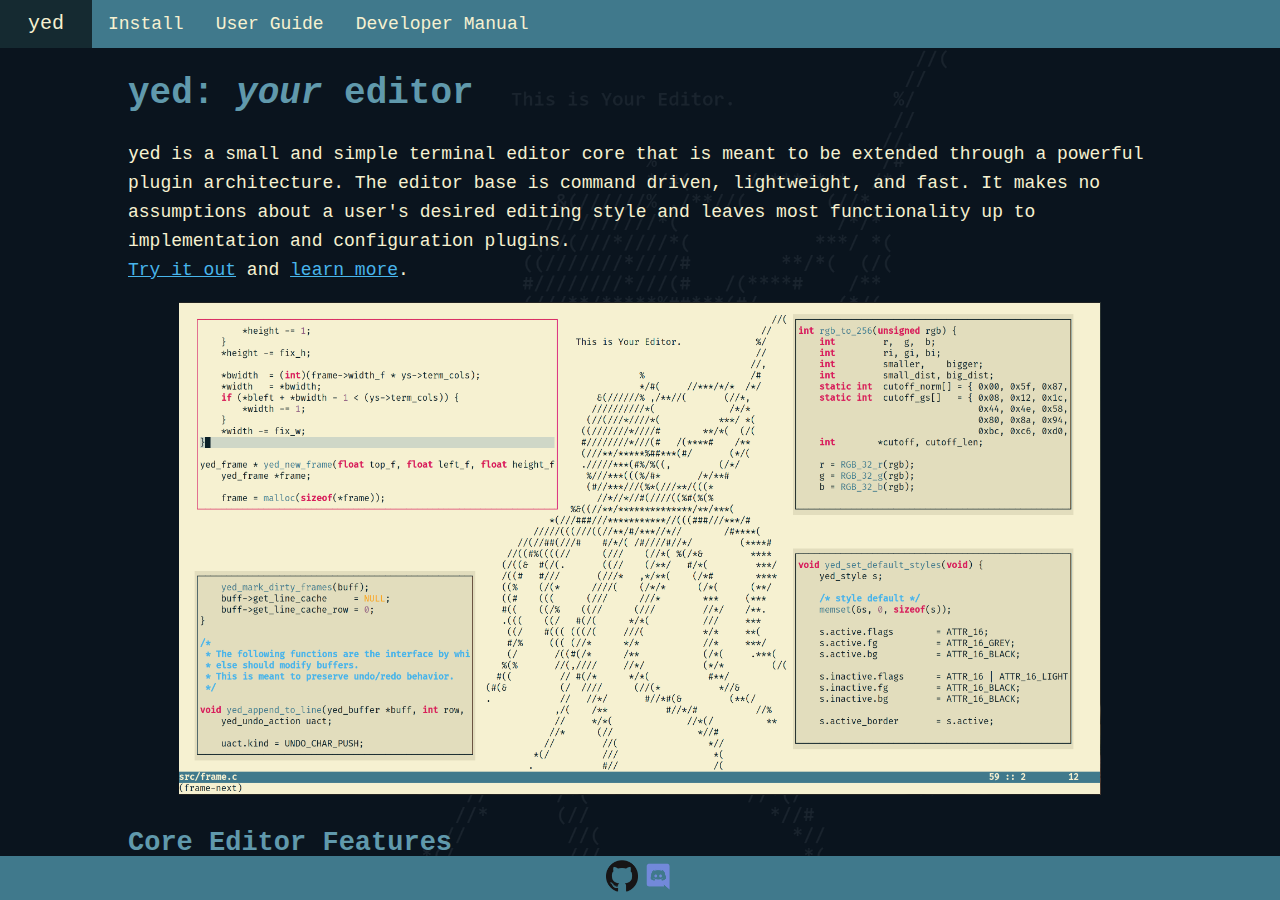
<file: index.html>
<!DOCTYPE html>
<html>
    <head>
        <meta charset="utf-8">
        <meta name="viewport" content="width=device-width, initial-scale=1">
        <meta name="apple-mobile-web-app-capable" content="yes" />
        <title>yed</title>
        <link rel="stylesheet" href="styles/basic.css">
        <link rel="stylesheet" href="styles/source_code.css">
    </head>

    <div class="wrapper">
        <div class="header">
            <a href="index.html" class="active logo_a" id="logo_link"><span class="logo_text active">yed</span></a>
            <span id="navlinks">
            <a href="install.html" class="nav_a">Install</a>
            <a href="user_guide.html" class="nav_a">User Guide</a>
            <a href="dev_man.html" class="nav_a">Developer Manual</a>
            </span>
        </div>

        <div class="content"><div class="inner"><div class="scrollable"><div class="main">
            <h1>yed: <i>your</i> editor</h1>
            <p>
            <tt>yed</tt> is a small and simple terminal editor core that is meant to be extended through a powerful plugin architecture.
            The editor base is command driven, lightweight, and fast.
            It makes no assumptions about a user's desired editing style and leaves most functionality up to implementation and configuration plugins.
            <br/>
            <a href="install.html">Try it out</a> and <a href="user_guide.html">learn more</a>.
            </p>

            <center><img src="images/screenshot.png" width=90% /></center>

            <h2>Core Editor Features</h2>
            <ul style="column-count: 2">
                <li>FAST</li>
                <li>Dependency free</li>
                <li>Layered frame management</li>
                <li>24-bit truecolor support</li>
                <li>Dynamic key bindings and key sequences</li>
                <li>Undo / redo</li>
                <li>Live find and replace</li>
                <li>Customization / extension via plugins</li>
            </ul>
        </div></div></div></div>

        <footer>
            <ul>
                <li><a href="https://www.github.com/kammerdienerb/yed" target="_blank"><img src="images/GitHub-Mark-120px-plus.png"/></a></li>
                <li><a href="https://discord.gg/cx3JFJ2gNU" target="_blank"><img src="images/Discord-Logo-Color.png"/></a></li>
            </ul>
        </footer>
    </div>
</html>
</file>
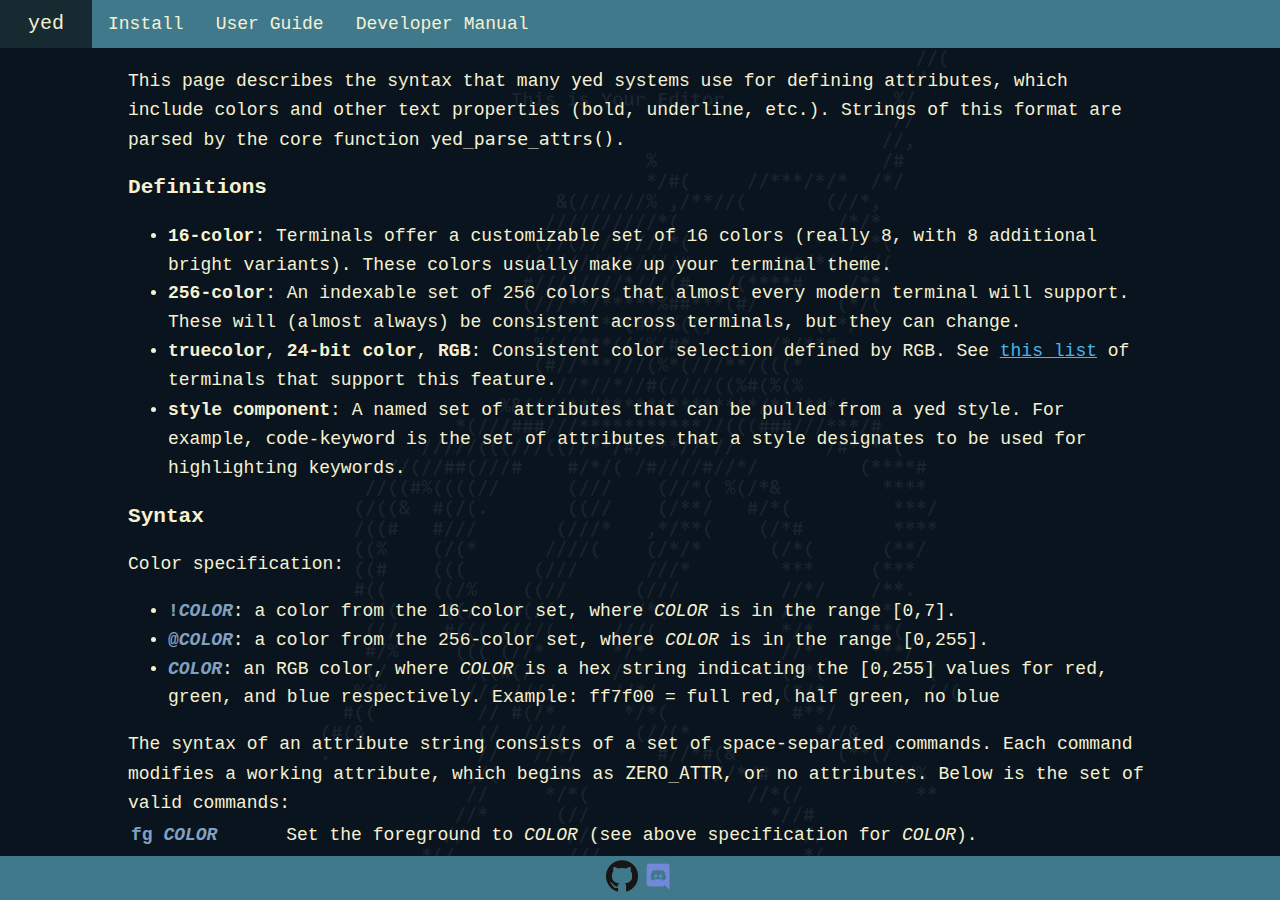
<file: attr_ref.html>
<!DOCTYPE html>
<html>
    <head>
        <meta charset="utf-8">
        <meta name="viewport" content="width=device-width, initial-scale=1">
        <meta name="apple-mobile-web-app-capable" content="yes" />
        <title>yed</title>
        <link rel="stylesheet" href="styles/basic.css">
        <link rel="stylesheet" href="styles/source_code.css">
    </head>

    <div class="wrapper">
        <div class="header">
            <a href="index.html" class="logo_a" id="logo_link"><span class="logo_text active">yed</span></a>
            <span id="navlinks">
            <a href="install.html" class="nav_a">Install</a>
            <a href="user_guide.html" class="nav_a">User Guide</a>
            <a href="dev_man.html" class="nav_a">Developer Manual</a>
            </span>
        </div>

        <div class="content"><div class="inner"><div class="scrollable"><div class="main">
            <p>
            This page describes the syntax that many <tt>yed</tt> systems use for defining attributes, which include colors and other text properties (bold, underline, etc.).
            Strings of this format are parsed by the core function <tt>yed_parse_attrs()</tt>.
            </p>
            <h3>Definitions</h3>
            <ul>
                <li><b>16-color</b>: Terminals offer a customizable set of 16 colors (really 8, with 8 additional bright variants). These colors usually make up your terminal theme.</li>
                <li><b>256-color</b>: An indexable set of 256 colors that almost every modern terminal will support. These will (almost always) be consistent across terminals, but they can change.</li>
                <li><b>truecolor</b>, <b>24-bit color</b>, <b>RGB</b>: Consistent color selection defined by RGB. See <a href="https://github.com/termstandard/colors" target="_blank"> this list</a> of terminals that support this feature.</li>
                <li><b>style component</b>: A named set of attributes that can be pulled from a <tt>yed</tt> style. For example, <tt>code-keyword</tt> is the set of attributes that a style designates to be used for highlighting keywords.
            </ul>
            <h3>Syntax</h3>
            <p>
                Color specification:
                <ul>
                    <li><span class="kw"><b>!<i>COLOR</i></b></span>: a color from the 16-color set, where <i>COLOR</i> is in the range [0,7].</li>
                    <li><span class="kw"><b>@<i>COLOR</i></b></span>: a color from the 256-color set, where <i>COLOR</i> is in the range [0,255].</li>
                    <li><span class="kw"><b><i>COLOR</i></b></span>: an RGB color, where <i>COLOR</i> is a hex string indicating the [0,255] values for red, green, and blue respectively. Example: ff7f00 = full red, half green, no blue</li>
                </ul>

                The syntax of an attribute string consists of a set of space-separated commands.
                Each command modifies a working attribute, which begins as <tt>ZERO_ATTR</tt>, or no attributes.
                Below is the set of valid commands:
                <center><table>
                    <tr>
                        <td><span class="kw">fg <i>COLOR</i></span></td>
                        <td>Set the foreground to <i>COLOR</i> (see above specification for <i>COLOR</i>).</td>
                    </tr>
                    <tr>
                        <td><span class="kw">bg <i>COLOR</i></span></td>
                        <td>Set the background to <i>COLOR</i> (see above specification for <i>COLOR</i>).</td>
                    </tr>
                    <tr>
                        <td><span class="kw">normal</span></td>
                        <td>Reset all of inverse, bold, underline, 16-light-fg, and 16-light-bg.</td>
                    </tr>
                    <tr>
                        <td><span class="kw">inverse</span></td>
                        <td>Instruct the terminal to render the colors inverted. This is not the same as <tt>swap</tt>, which literally swaps the attribute's colors.</td>
                    </tr>
                    <tr>
                        <td><span class="kw">no-inverse</span></td>
                        <td>Unset the <tt>inverse</tt> flag.</td>
                    </tr>
                    <tr>
                        <td><span class="kw">bold</span></td>
                        <td>Instruct the terminal to display the text using a bold font.</td>
                    </tr>
                    <tr>
                        <td><span class="kw">no-bold</span></td>
                        <td>Unset the <tt>bold</tt> flag.</td>
                    </tr>
                    <tr>
                        <td><span class="kw">underline</span></td>
                        <td>Underline the text.</td>
                    </tr>
                    <tr>
                        <td><span class="kw">no-underline</span></td>
                        <td>Unset the <tt>underline</tt> flag.</td>
                    </tr>
                    <tr>
                        <td><span class="kw">16-light-fg</span></td>
                        <td>Instruct the terminal to use the light variant of the foreground color. Only applies to 16-color selections.</td>
                    </tr>
                    <tr>
                        <td><span class="kw">no-16-light-fg</span></td>
                        <td>Unset the <tt>light-16-fg</tt> flag.</td>
                    </tr>
                    <tr>
                        <td><span class="kw">16-light-bg</span></td>
                        <td>Instruct the terminal to use the light variant of the background color. Only applies to 16-color selections.</td>
                    </tr>
                    <tr>
                        <td><span class="kw">no-16-light-bg</span></td>
                        <td>Unset the <tt>light-16-bg</tt> flag.</td>
                    </tr>
                    <tr>
                        <td><span class="kw">swap</span></td>
                        <td>Swap the foreground and background colors.</td>
                    </tr>
                    <tr>
                        <td><span class="kw">&<i>SCOMP</i>[.<i>FIELD</i>]</span></td>
                        <td>
                            Reference a style component from the <i>currently active</i> style.
                            If <i>.FIELD</i> is used, only pull a specific color/flag from the style component.
                            Examples:
                            <ul>
                                <li><span class="str"><tt>"&popup"</tt></span>: Use the style-designated attributes for a popup</li>
                                <li><span class="str"><tt>"&active.bg"</tt></span>: Use the active frame background color</li>
                                <li><span class="str"><tt>"&code-string.bold"</tt></span>: use <tt>bold</tt> if the style uses <tt>bold</tt> for highlighting strings</li>
                            </ul>
                            <span style="color: #53aa6f">NOTE</span>: You can run the command <tt>scomps-list</tt> to see a list of all style components.
                        </td>
                    </tr>
                </table></center>
            </p>
        </div></div></div></div>

        <footer>
            <ul>
                <li><a href="https://www.github.com/kammerdienerb/yed" target="_blank"><img src="images/GitHub-Mark-120px-plus.png"/></a></li>
                <li><a href="https://discord.gg/cx3JFJ2gNU" target="_blank"><img src="images/Discord-Logo-Color.png"/></a></li>
            </ul>
        </footer>
    </div>
</html>
</file>
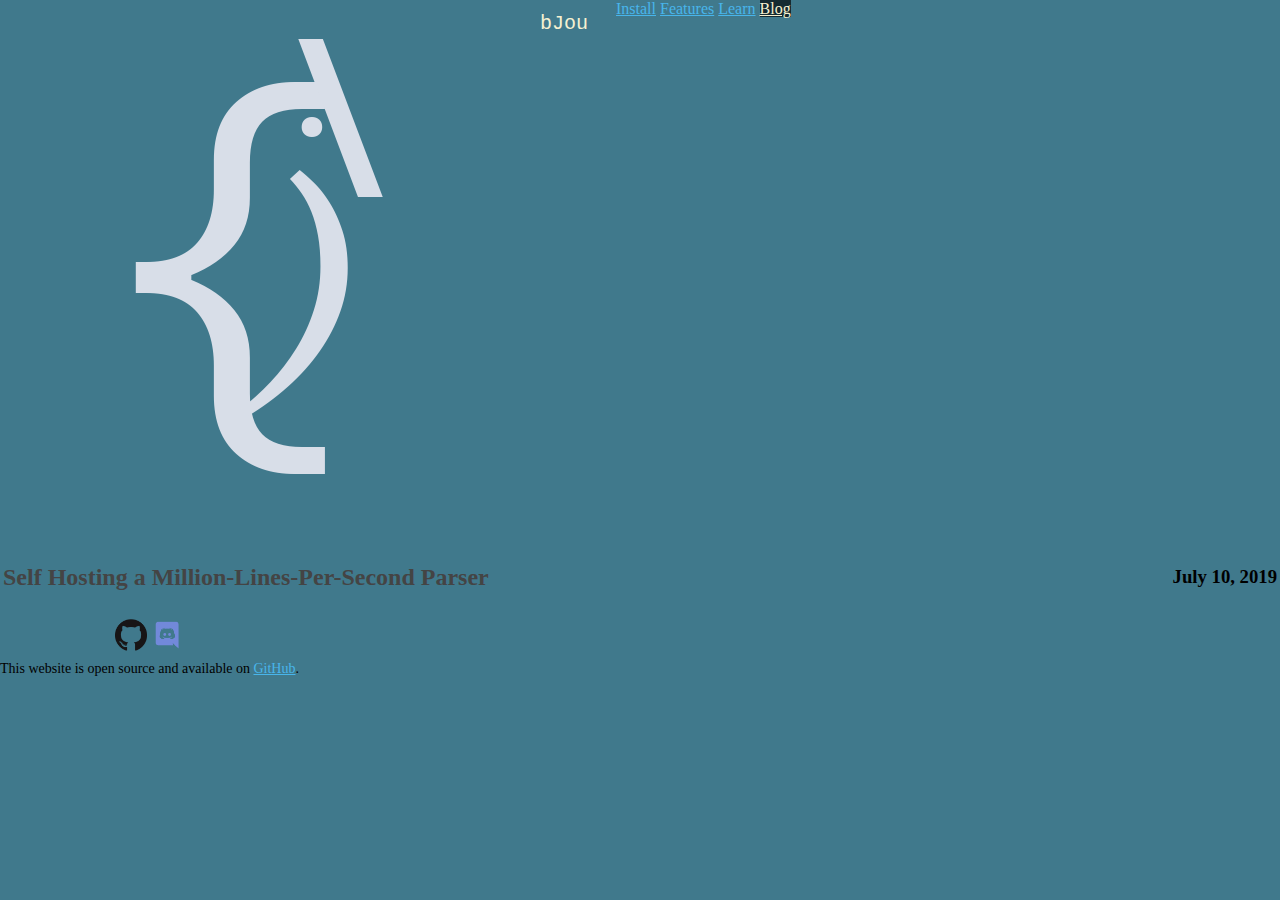
<file: blog.html>
<!DOCTYPE html>
<html>
    <head>
        <meta charset="utf-8">
        <meta name="viewport" content="width=device-width, initial-scale=1">
        <title>bJou</title>
        <link rel="stylesheet" href="styles/basic.css">
        <link rel="stylesheet" href="styles/source_code.css">
    </head>

<div class="topnav">
    <a href="index.html" class="logo_a" id="logo_link"><img class="logo" src="images/logo_white.png"/><span class="logo_text">bJou</span></a>
    <span id="navlinks">
    <a href="install.html" class="nav_a">Install</a>
    <a href="features.html" class="nav_a">Features</a>
    <a href="learn.html" class="nav_a">Learn</a>
    <a href="blog.html" class="nav_a active">Blog</a>
    </span>
</div>

<body>
    <table style="width:100%">
        <tr>
            <td><h2><a style="color: #444; text-decoration: none" href="blog/7-10-2019-self-hosting-a-million-lines-per-second-parser/7-10-2019-self-hosting-a-million-lines-per-second-parser.html">Self Hosting a Million-Lines-Per-Second Parser</a></h2></td>
            <td><h3 style="float:right">July 10, 2019</h3></td>
        </tr>
    </table>
</body>
<footer>
    <ul>
        <li><a href="https://www.github.com/kammerdienerb/bJou" target="_blank"><img src="images/GitHub-Mark-120px-plus.png"/></a></li>
        <li><a href="https://discord.gg/ZuDqxb8" target="_blank"><img src="images/Discord-Logo-Color.png"/></a></li>
    </ul>
    <span class="foot_txt">This website is open source and available on <a href="https://www.github.com/kammerdienerb/kammerdienerb.github.io" target="_blank">GitHub</a>.</span>
</footer>
</html>
</file>
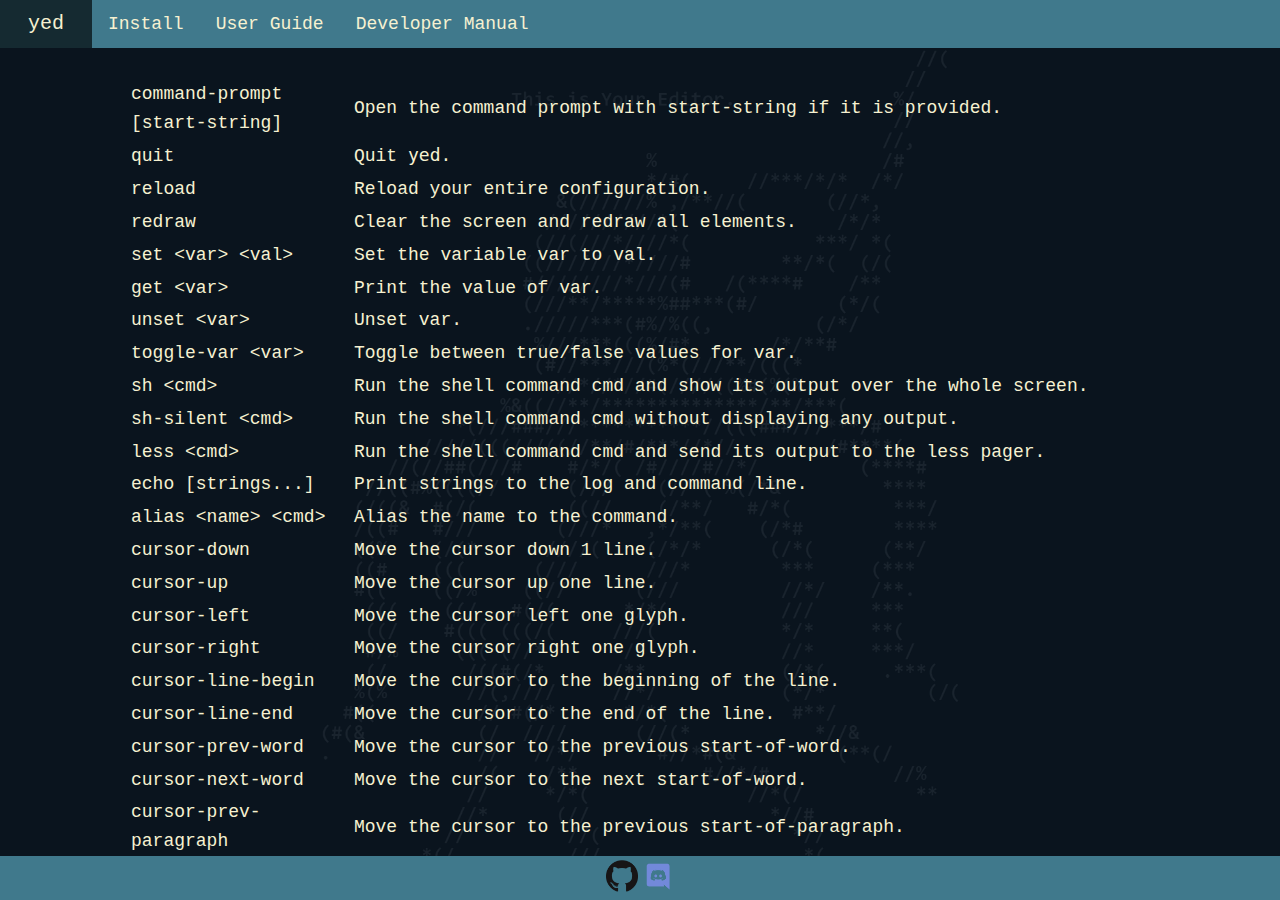
<file: cmd_ref.html>
<!DOCTYPE html>
<html>
    <head>
        <meta charset="utf-8">
        <meta name="viewport" content="width=device-width, initial-scale=1">
        <meta name="apple-mobile-web-app-capable" content="yes" />
        <title>yed</title>
        <link rel="stylesheet" href="styles/basic.css">
        <link rel="stylesheet" href="styles/source_code.css">
    </head>

    <div class="wrapper">
        <div class="header">
            <a href="index.html" class="logo_a" id="logo_link"><span class="logo_text active">yed</span></a>
            <span id="navlinks">
            <a href="install.html" class="nav_a">Install</a>
            <a href="user_guide.html" class="nav_a">User Guide</a>
            <a href="dev_man.html" class="nav_a">Developer Manual</a>
            </span>
        </div>

        <div class="content"><div class="inner"><div class="scrollable"><div class="main">
            <br/>
            <center><table>
                <tr>
                    <td>command-prompt [start-string]</td>
                    <td>Open the command prompt with start-string if it is provided.</td>
                </tr>
                <tr>
                    <td>quit</td>
                    <td>Quit <tt>yed</tt>.</td>
                </tr>
                <tr>
                    <td>reload</td>
                    <td>Reload your entire configuration.</td>
                </tr>
                <tr>
                    <td>redraw</td>
                    <td>Clear the screen and redraw all elements.</td>
                </tr>
                <tr>
                    <td>set &lt;var&gt; &lt;val&gt;</td>
                    <td>Set the variable var to val.</td>
                </tr>
                <tr>
                    <td>get &lt;var&gt;</td>
                    <td>Print the value of var.</td>
                </tr>
                <tr>
                    <td>unset &lt;var&gt;</td>
                    <td>Unset var.</td>
                </tr>
                <tr>
                    <td>toggle-var &lt;var&gt;</td>
                    <td>Toggle between true/false values for var.</td>
                </tr>
                <tr>
                    <td>sh &lt;cmd&gt;</td>
                    <td>Run the shell command cmd and show its output over the whole screen.</td>
                </tr>
                <tr>
                    <td>sh-silent &lt;cmd&gt;</td>
                    <td>Run the shell command cmd without displaying any output.</td>
                </tr>
                <tr>
                    <td>less &lt;cmd&gt;</td>
                    <td>Run the shell command cmd and send its output to the less pager.</td>
                </tr>
                <tr>
                    <td>echo [strings...]</td>
                    <td>Print strings to the log and command line.</td>
                </tr>
                <tr>
                    <td>alias &lt;name&gt; &lt;cmd&gt;</td>
                    <td>Alias the name to the command.</td>
                </tr>
                <tr>
                    <td>cursor-down</td>
                    <td>Move the cursor down 1 line.</td>
                </tr>
                <tr>
                    <td>cursor-up</td>
                    <td>Move the cursor up one line.</td>
                </tr>
                <tr>
                    <td>cursor-left</td>
                    <td>Move the cursor left one glyph.</td>
                </tr>
                <tr>
                    <td>cursor-right</td>
                    <td>Move the cursor right one glyph.</td>
                </tr>
                <tr>
                    <td>cursor-line-begin</td>
                    <td>Move the cursor to the beginning of the line.</td>
                </tr>
                <tr>
                    <td>cursor-line-end</td>
                    <td>Move the cursor to the end of the line.</td>
                </tr>
                <tr>
                    <td>cursor-prev-word</td>
                    <td>Move the cursor to the previous start-of-word.</td>
                </tr>
                <tr>
                    <td>cursor-next-word</td>
                    <td>Move the cursor to the next start-of-word.</td>
                </tr>
                <tr>
                    <td>cursor-prev-paragraph</td>
                    <td>Move the cursor to the previous start-of-paragraph.</td>
                </tr>
                <tr>
                    <td>cursor-next-paragraph</td>
                    <td>Move the cursor to the next start-of-paragraph.</td>
                </tr>
                <tr>
                    <td>cursor-page-up</td>
                    <td>Move the cursor up to the previous page.</td>
                </tr>
                <tr>
                    <td>cursor-page-down</td>
                    <td>Move the cursor down to the next page.</td>
                </tr>
                <tr>
                    <td>cursor-buffer-begin</td>
                    <td>Move the cursor to the beginning of the buffer.</td>
                </tr>
                <tr>
                    <td>cursor-buffer-end</td>
                    <td>Move the cursor to the end of the buffer.</td>
                </tr>
                <tr>
                    <td>cursor-line [N]</td>
                    <td>Move the cursor to line N.</td>
                </tr>
                <tr>
                    <td>word-under-cursor</td>
                    <td>Print the word under the cursor.</td>
                </tr>
                <tr>
                    <td>buffer &lt;name&gt;</td>
                    <td>Open buffer called name in the active frame. If there is no frame, create one. If the buffer does not already exist, try to load it from the file system.</td>
                </tr>
                <tr>
                    <td>buffer-hidden &lt;name&gt;</td>
                    <td>Same as buffer, but does not open a frame.</td>
                </tr>
                <tr>
                    <td>buffer-delete [name]</td>
                    <td>If name is provided, delete buffer name. Otherwise delete the buffer of the active frame.</td>
                </tr>
                <tr>
                    <td>buffer-next</td>
                    <td>Show the next buffer in the active frame.</td>
                </tr>
                <tr>
                    <td>buffer-prev</td>
                    <td>Show the previous buffer in the active frame.</td>
                </tr>
                <tr>
                    <td>buffer-name</td>
                    <td>Print the name of the buffer in the active frame.</td>
                </tr>
                <tr>
                    <td>buffer-path</td>
                    <td>Print the full path of the buffer in the active frame.</td>
                </tr>
                <tr>
                    <td>buffer-reload [name]</td>
                    <td>Reload the buffer's contents from disk. Uses the current buffer if name not provided.</td>
                </tr>
                <tr>
                    <td>buffer-set-ft &lt;ft&gt;</td>
                    <td>Set the active frame's buffer's filetype to ft.</td>
                </tr>
                <tr>
                    <td>frame-new [top left height width]</td>
                    <td>Create a new frame at top, left with size height, width (all values between 0.0 and 1.0). If arguments not provided, create a full size frame.</td>
                </tr>
                <tr>
                    <td>frame-delete</td>
                    <td>Delete the active frame.</td>
                </tr>
                <tr>
                    <td>frame-vsplit</td>
                    <td>Split the active frame, creating a new one as the right half.</td>
                </tr>
                <tr>
                    <td>frame-hsplit</td>
                    <td>Split the active frame, creating a new one as the bottom half.</td>
                </tr>
                <tr>
                    <td>frame-next</td>
                    <td>Activate the next frame.</td>
                </tr>
                <tr>
                    <td>frame-prev</td>
                    <td>Activate the previous frame.</td>
                </tr>
                <tr>
                    <td>frame-tree-next</td>
                    <td>Activate the next frame tree (split group).</td>
                </tr>
                <tr>
                    <td>frame-tree-prev</td>
                    <td>Activate the previous frame tree (split group).</td>
                </tr>
                <tr>
                    <td>frame-move</td>
                    <td>Move the active frame around interactively.</td>
                </tr>
                <tr>
                    <td>frame-set-position &lt;top&gt; &lt;left&gt;</td>
                    <td>Set the frame's top left corner. top and left should be in [0,1].</td>
                </tr>
                <tr>
                    <td>frame-resize</td>
                    <td>Resize the active frame interactively.</td>
                </tr>
                <tr>
                    <td>frame-tree-resize</td>
                    <td>Resize the active frame tree (split group) interactively.</td>
                </tr>
                <tr>
                    <td>frame-set-size &lt;height&gt; &lt;width&gt;</td>
                    <td>Set the current frame's size. height and width should be in [0,1].</td>
                </tr>
                <tr>
                    <td>frame-tree-set-size &lt;height&gt; &lt;width&gt;</td>
                    <td>Set the current frame tree's size. height and width should be in [0,1].</td>
                </tr>
                <tr>
                    <td>frame &lt;name/number&gt;</td>
                    <td>Activate the frame with the given name or number.</td>
                </tr>
                <tr>
                    <td>frame-name [name]</td>
                    <td>Get or set the currently active frame's name.</td>
                </tr>
                <tr>
                    <td>frame-unname</td>
                    <td>Clear the currently active frame's name.</td>
                </tr>
                <tr>
                    <td>insert &lt;keycode&gt;</td>
                    <td>Insert glyph for keycode into the buffer of the active frame at the cursor and move to the cursor to the point after the inserted glyph.</td>
                </tr>
                <tr>
                    <td>simple-insert-string &lt;string&gt;</td>
                    <td>Insert string into the buffer of the active frame at the cursor.</td>
                </tr>
                <tr>
                    <td>delete-back</td>
                    <td>Delete the glyph behind the cursor in the buffer of the active frame.</td>
                </tr>
                <tr>
                    <td>delete-forward</td>
                    <td>Delete the glyph at the cursor in the buffer of the active frame.</td>
                </tr>
                <tr>
                    <td>delete-line</td>
                    <td>Delete the line that the cursor is on in the buffer of the active frame.</td>
                </tr>
                <tr>
                    <td>write-buffer [path]</td>
                    <td>Write the buffer of the active frame to the file system at path if it is provided, otherwise at its original path.</td>
                </tr>
                <tr>
                    <td>plugin-load &lt;name&gt;</td>
                    <td>Load plugin called name.</td>
                </tr>
                <tr>
                    <td>plugin-unload &lt;name&gt;</td>
                    <td>Unload plugin called name</td>
                </tr>
                <tr>
                    <td>plugin-toggle &lt;name&gt;</td>
                    <td>If plugin called name is loaded, unload it. Otherwise load it.</td>
                </tr>
                <tr>
                    <td>plugin-path &lt;name&gt;</td>
                    <td>Print the full path to the loaded plugin called name.</td>
                </tr>
                <tr>
                    <td>plugins-list</td>
                    <td>List all loaded plugins.</td>
                </tr>
                <tr>
                    <td>plugins-list-dirs</td>
                    <td>Print the search directories for plugins in descending order of priority.</td>
                </tr>
                <tr>
                    <td>plugins-add-dir</td>
                    <td>Add a path to the list of plugin search directories. This path will have the highest priority.</td>
                </tr>
                <tr>
                    <td>select</td>
                    <td>Start selecting text in the buffer of the active frame.</td>
                </tr>
                <tr>
                    <td>select-lines</td>
                    <td>Start line-wise selection in the buffer of the active frame.</td>
                </tr>
                <tr>
                    <td>select-off</td>
                    <td>Stop selecting text.</td>
                </tr>
                <tr>
                    <td>yank-selection</td>
                    <td>Yank the currently selected text and copy it to the *yank buffer.</td>
                </tr>
                <tr>
                    <td>paste-yank-buffer</td>
                    <td>Paste the contents of the *yank buffer at the cursor in the buffer of the active frame.</td>
                </tr>
                <tr>
                    <td>find-in-buffer [string]</td>
                    <td>Search for string in the buffer of the active frame. If string is not provided, this command is interactive and will search as you type the string. Jump to the matching string.</td>
                </tr>
                <tr>
                    <td>find-next-in-buffer</td>
                    <td>Jump to the next occurence of the most recent search string.</td>
                </tr>
                <tr>
                    <td>find-prev-in-buffer</td>
                    <td>Jump to the previous occurence of the most recent search string.</td>
                </tr>
                <tr>
                    <td>replace-current-search</td>
                    <td>Replace occurences of the most recent search string with the string you provide. If the buffer has a selection, only replace occurences that are in the selected lines. This command is interactive.</td>
                </tr>
                <tr>
                    <td>style [name]</td>
                    <td>If name is provided, activate style called name. Otherwise, print the name of the active style.</td>
                </tr>
                <tr>
                    <td>style-off</td>
                    <td>Deactivate any active style.</td>
                </tr>
                <tr>
                    <td>styles-list</td>
                    <td>List all styles.</td>
                </tr>
                <tr>
                    <td>undo</td>
                    <td>Undo one undo record in the buffer of the active frame.</td>
                </tr>
                <tr>
                    <td>redo</td>
                    <td>Redo one undo record in the buffer of the active frame.</td>
                </tr>
                <tr>
                    <td>bind &lt;keystring&gt; &lt;cmd&gt; [args...]</td>
                    <td>Bind the key/sequence of keys in keystring to run the command cmd with arguments args.</td>
                </tr>
                <tr>
                    <td>unbind &lt;keystring&gt;</td>
                    <td>Unbind the key/sequence of keys in keystring.</td>
                </tr>
                <tr>
                    <td>multi [cmds...]</td>
                    <td>Run each command in cmds sequentially.</td>
                </tr>
                <tr>
                    <td>suspend</td>
                    <td>Suspend the editor to the parent shell's background job control.</td>
                </tr>
                <tr>
                    <td>scomps-list</td>
                    <td>List all style components.</td>
                </tr>
                <tr>
                    <td>version</td>
                    <td>Print the current version.</td>
                </tr>
                <tr>
                    <td>special-buffer-prepare-focus</td>
                    <td>Create/activate a frame designated for special buffers.</td>
                </tr>
                <tr>
                    <td>special-buffer-prepare-jump-focus</td>
                    <td>Activate the frame that should be the destination of a special buffer jump.</td>
                </tr>
                <tr>
                    <td>special-buffer-prepare-unfocus</td>
                    <td>Delete/deactivate the frame designated for special buffers.</td>
                </tr>
                <tr>
                    <td>show-bindings</td>
                    <td>Show the *bindings buffer in a new frame.</td>
                </tr>
                <tr>
                    <td>show-vars</td>
                    <td>Show the *vars buffer in a new frame.</td>
                </tr>
                <tr>
                    <td>log</td>
                    <td>Show the *log buffer in a new frame.</td>
                </tr>
                <tr>
                    <td>cursor-style &lt;style&gt;</td>
                    <td>Sets the cursor style. Options are default, blinking-block, steady-block, blinking-underline, steady-underline, blinking-bar, and steady-bar.</td>
                </tr>
                <tr>
                    <td>feed-keys &lt;keys...&gt;</td>
                    <td>Send keys to yed.</td>
                </tr>
                <tr>
                    <td>alias &lt;name&gt; &lt;cmd&gt;</td>
                    <td>Create an alias for a command.</td>
                </tr>
                <tr>
                    <td>repeat &lt;num&gt; &lt;cmd&gt; [args...]</td>
                    <td>Repeat a command num times.</td>
                </tr>
                <tr>
                    <td>nop</td>
                    <td>Doesn't do anything.</td>
                </tr>
            </table></center>
            <br/>
        </div></div></div></div>

        <footer>
            <ul>
                <li><a href="https://www.github.com/kammerdienerb/yed" target="_blank"><img src="images/GitHub-Mark-120px-plus.png"/></a></li>
                <li><a href="https://discord.gg/cx3JFJ2gNU" target="_blank"><img src="images/Discord-Logo-Color.png"/></a></li>
            </ul>
        </footer>
    </div>
</html>
</file>
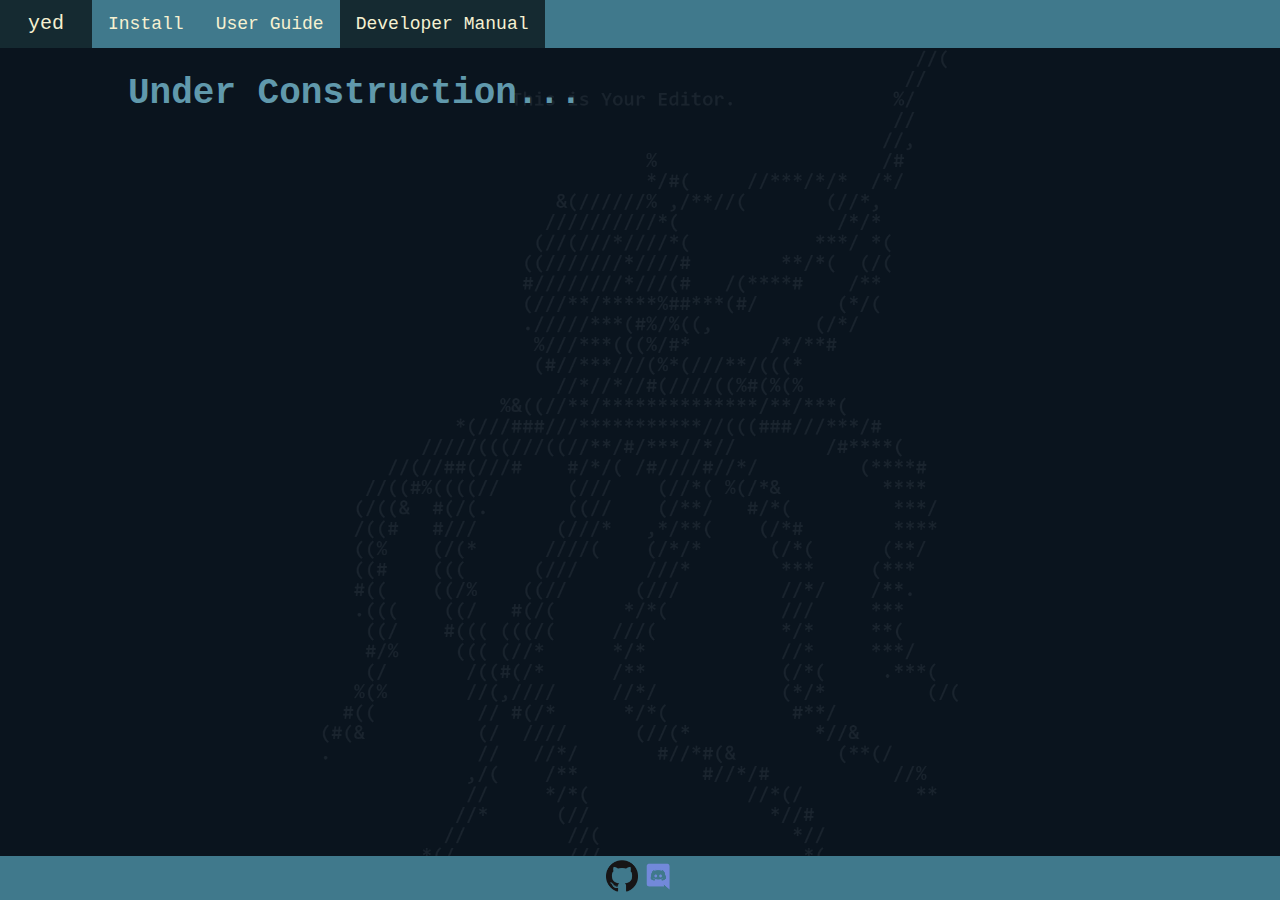
<file: dev_man.html>
<!DOCTYPE html>
<html>
    <head>
        <meta charset="utf-8">
        <meta name="viewport" content="width=device-width, initial-scale=1">
        <meta name="apple-mobile-web-app-capable" content="yes" />
        <title>yed</title>
        <link rel="stylesheet" href="styles/basic.css">
        <link rel="stylesheet" href="styles/source_code.css">
    </head>

    <div class="wrapper">
        <div class="header">
            <a href="index.html" class="logo_a" id="logo_link"><span class="logo_text active">yed</span></a>
            <span id="navlinks">
            <a href="install.html" class="nav_a">Install</a>
            <a href="user_guide.html" class="nav_a">User Guide</a>
            <a href="dev_man.html" class="nav_a active">Developer Manual</a>
            </span>
        </div>

        <div class="content"><div class="inner"><div class="scrollable"><div class="main">
        <h1>Under Construction...</h1>
        </div></div></div></div>

        <footer>
            <ul>
                <li><a href="https://www.github.com/kammerdienerb/yed" target="_blank"><img src="images/GitHub-Mark-120px-plus.png"/></a></li>
                <li><a href="https://discord.gg/cx3JFJ2gNU" target="_blank"><img src="images/Discord-Logo-Color.png"/></a></li>
            </ul>
        </footer>
    </div>
</html>
</file>
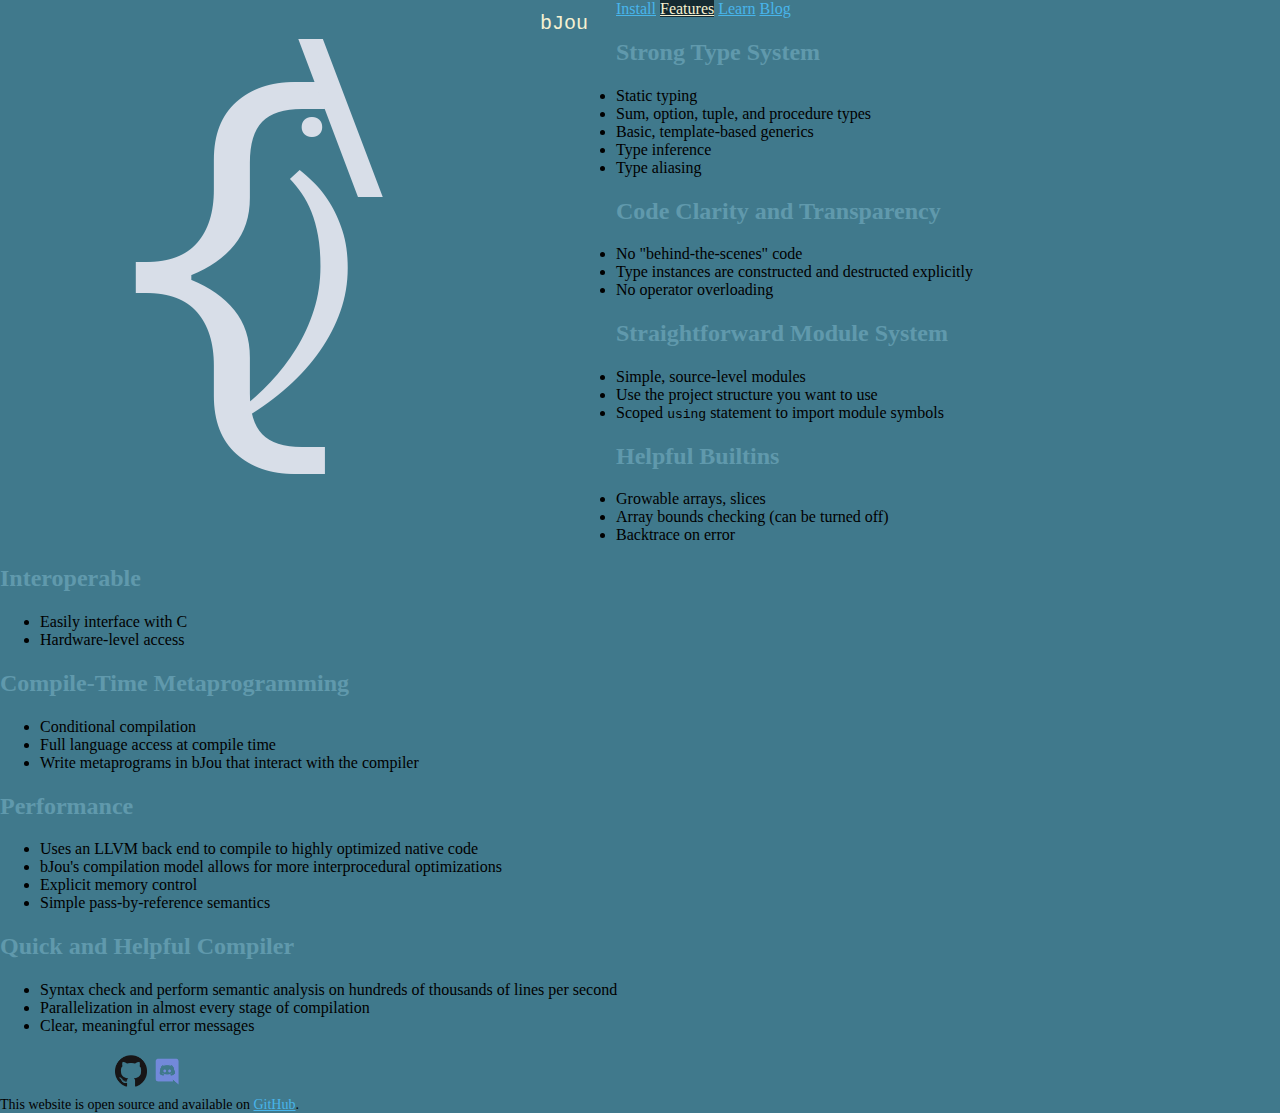
<file: features.html>
<!DOCTYPE html>
<html>
    <head>
        <meta charset="utf-8">
        <meta name="viewport" content="width=device-width, initial-scale=1">
        <title>bJou</title>
        <link rel="stylesheet" href="styles/basic.css">
        <link rel="stylesheet" href="styles/source_code.css">
    </head>

<div class="topnav">
    <a href="index.html" class="logo_a" id="logo_link"><img class="logo" src="images/logo_white.png"/><span class="logo_text">bJou</span></a>
    <span id="navlinks">
    <a href="install.html" class="nav_a">Install</a>
    <a href="features.html" class="nav_a active">Features</a>
    <a href="learn.html" class="nav_a">Learn</a>
    <a href="blog.html" class="nav_a">Blog</a>
    </span>
</div>

<body>
    <h2>Strong Type System</h2>
    <ul>
        <li>Static typing</li>
        <li>Sum, option, tuple, and procedure types</li>
        <li>Basic, template-based generics</li>
        <li>Type inference</li>
        <li>Type aliasing</li>
    </ul>
    <h2>Code Clarity and Transparency</h2>
    <ul>
        <li>No "behind-the-scenes" code</li>
        <li>Type instances are constructed and destructed explicitly</li>
        <li>No operator overloading</li>
    </ul>
    <h2>Straightforward Module System</h2>
    <ul>
        <li>Simple, source-level modules</li>
        <li>Use the project structure you want to use</li>
        <li>Scoped <code>using</code> statement to import module symbols</li>
    </ul>
    <h2>Helpful Builtins</h2>
    <ul>
        <li>Growable arrays, slices</li>
        <li>Array bounds checking (can be turned off)</li>
        <li>Backtrace on error</li>
    </ul>
    <h2>Interoperable</h2>
    <ul>
        <li>Easily interface with C</li>
        <li>Hardware-level access</li>
    </ul>
    <h2>Compile-Time Metaprogramming</h2>
    <ul>
        <li>Conditional compilation</li>
        <li>Full language access at compile time</li>
        <li>Write metaprograms in bJou that interact with the compiler</li>
    </ul>
    <h2>Performance</h2>
    <ul>
        <li>Uses an LLVM back end to compile to highly optimized native code</li>
        <li>bJou's compilation model allows for more interprocedural optimizations</li>
        <li>Explicit memory control</li>
        <li>Simple pass-by-reference semantics</li>
    </ul>
    <h2>Quick and Helpful Compiler</h2>
    <ul>
        <li>Syntax check and perform semantic analysis on hundreds of thousands of lines per second</li>
        <li>Parallelization in almost every stage of compilation</li>
        <li>Clear, meaningful error messages</li>
    </ul>
</body>
<footer>
    <ul>
        <li><a href="https://www.github.com/kammerdienerb/bJou" target="_blank"><img src="images/GitHub-Mark-120px-plus.png"/></a></li>
        <li><a href="https://discord.gg/ZuDqxb8" target="_blank"><img src="images/Discord-Logo-Color.png"/></a></li>
    </ul>
    <span class="foot_txt">This website is open source and available on <a href="https://www.github.com/kammerdienerb/kammerdienerb.github.io" target="_blank">GitHub</a>.</span>
</footer>
</html>
</file>
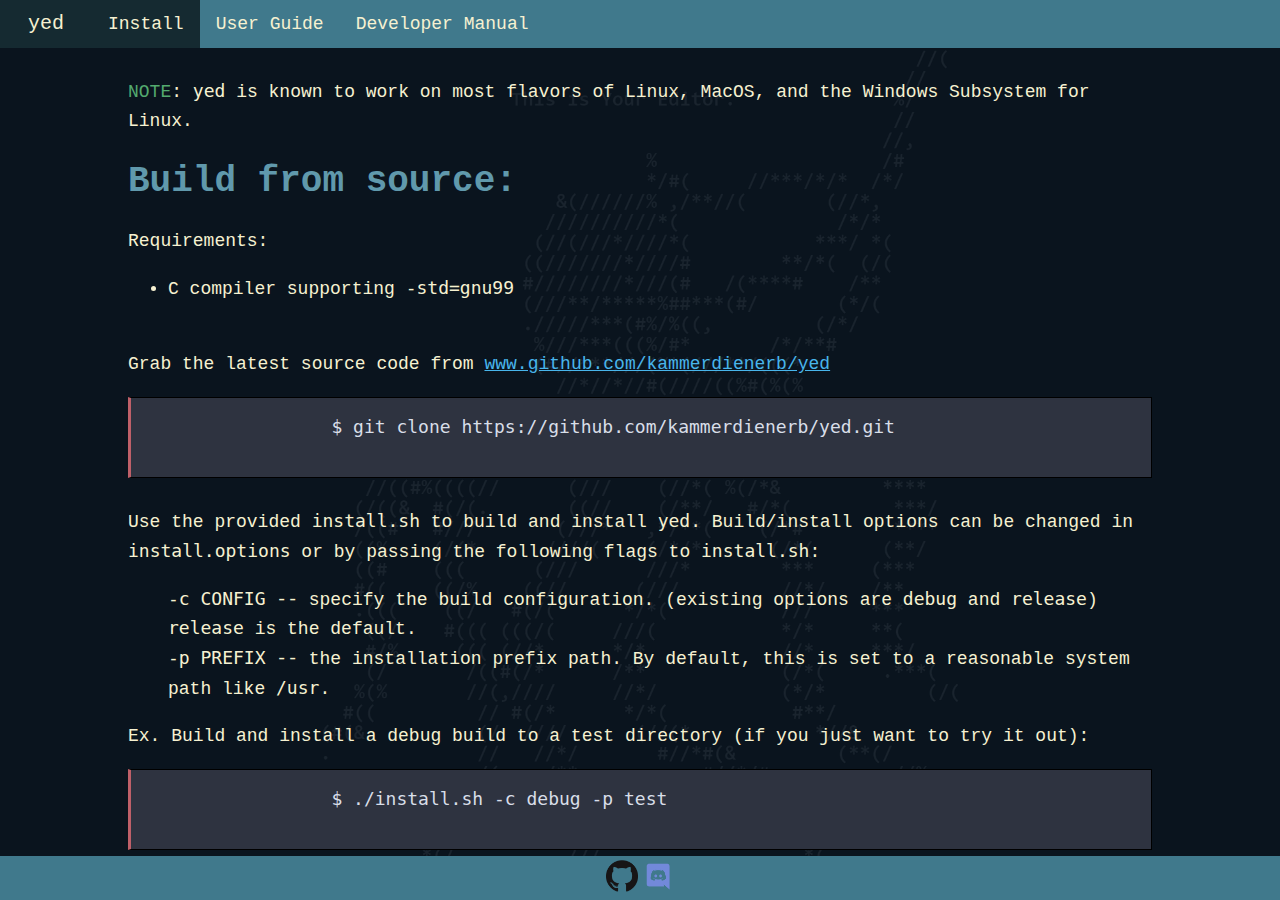
<file: install.html>
<!DOCTYPE html>
<html>
    <head>
        <meta charset="utf-8">
        <meta name="viewport" content="width=device-width, initial-scale=1">
        <meta name="apple-mobile-web-app-capable" content="yes" />
        <title>yed</title>
        <link rel="stylesheet" href="styles/basic.css">
        <link rel="stylesheet" href="styles/source_code.css">
    </head>

    <div class="wrapper">
        <div class="header">
            <a href="index.html" class="logo_a" id="logo_link"><span class="logo_text active">yed</span></a>
            <span id="navlinks">
            <a href="install.html" class="nav_a active">Install</a>
            <a href="user_guide.html" class="nav_a">User Guide</a>
            <a href="dev_man.html" class="nav_a">Developer Manual</a>
            </span>
        </div>

        <div class="content"><div class="inner"><div class="scrollable"><div class="main">
            <br/>
            <span style="color: #53aa6f">NOTE</span>: <tt>yed</tt> is known to work on most flavors of Linux, MacOS, and the Windows Subsystem for Linux.
            <h1>Build from source:</h1>
            Requirements:
            <ul>
                <li>C compiler supporting <tt>-std=gnu99</tt></li>
            </ul>
            <br/>
            Grab the latest source code from <a href="https://www.github.com/kammerdienerb/yed" target="_blank">www.github.com/kammerdienerb/yed</a>
            <br/>
            <pre class="inline_code">
                <span class="sl"><span class="prompt">$ </span>git clone https://github.com/kammerdienerb/yed.git</span>
            </pre>
            Use the provided <tt>install.sh</tt> to build and install <tt>yed</tt>.
            Build/install options can be changed in <tt>install.options</tt> or by passing the following flags to <tt>install.sh</tt>:
            <ul style="list-style-type:none">
                <li><tt>-c CONFIG</tt> -- specify the build configuration. (existing options are <tt>debug</tt> and <tt>release</tt>) <tt>release</tt> is the default.</li>
                <li><tt>-p PREFIX</tt> -- the installation prefix path. By default, this is set to a reasonable system path like <tt>/usr</tt>.</li>
            </ul>
            Ex. Build and install a debug build to a test directory (if you just want to try it out):
            <pre class="inline_code">
                <span class="sl"><span class="prompt">$ </span>./install.sh -c debug -p test</span>
            </pre>
            Ex. Build and install a user-local release build:
            <pre class="inline_code">
                <span class="sl"><span class="prompt">$ </span>./install.sh -p ~/.local</span>
            </pre>
            Ex. Build and install a release build to your system:
            <pre class="inline_code">
                <span class="sl"><span class="prompt">$ </span>sudo ./install.sh</span>
            </pre>
            <span style="color: #53aa6f">NOTE</span>: if you installed <tt>yed</tt> to a non-default path, ensure that the directory containing the <tt>yed</tt> executable is in your <tt>PATH</tt>.
            <br/>
            <br/>
            You should now be able to run <tt>yed</tt>!
            <br/>
            <pre class="inline_code">
                <span class="sl"><span class="prompt">$ </span>yed <span class="cmt"># test your installation</span></span>
            </pre>
        </div></div></div></div>

        <footer>
            <ul>
                <li><a href="https://www.github.com/kammerdienerb/yed" target="_blank"><img src="images/GitHub-Mark-120px-plus.png"/></a></li>
                <li><a href="https://discord.gg/cx3JFJ2gNU" target="_blank"><img src="images/Discord-Logo-Color.png"/></a></li>
            </ul>
        </footer>
    </div>
</html>
</file>
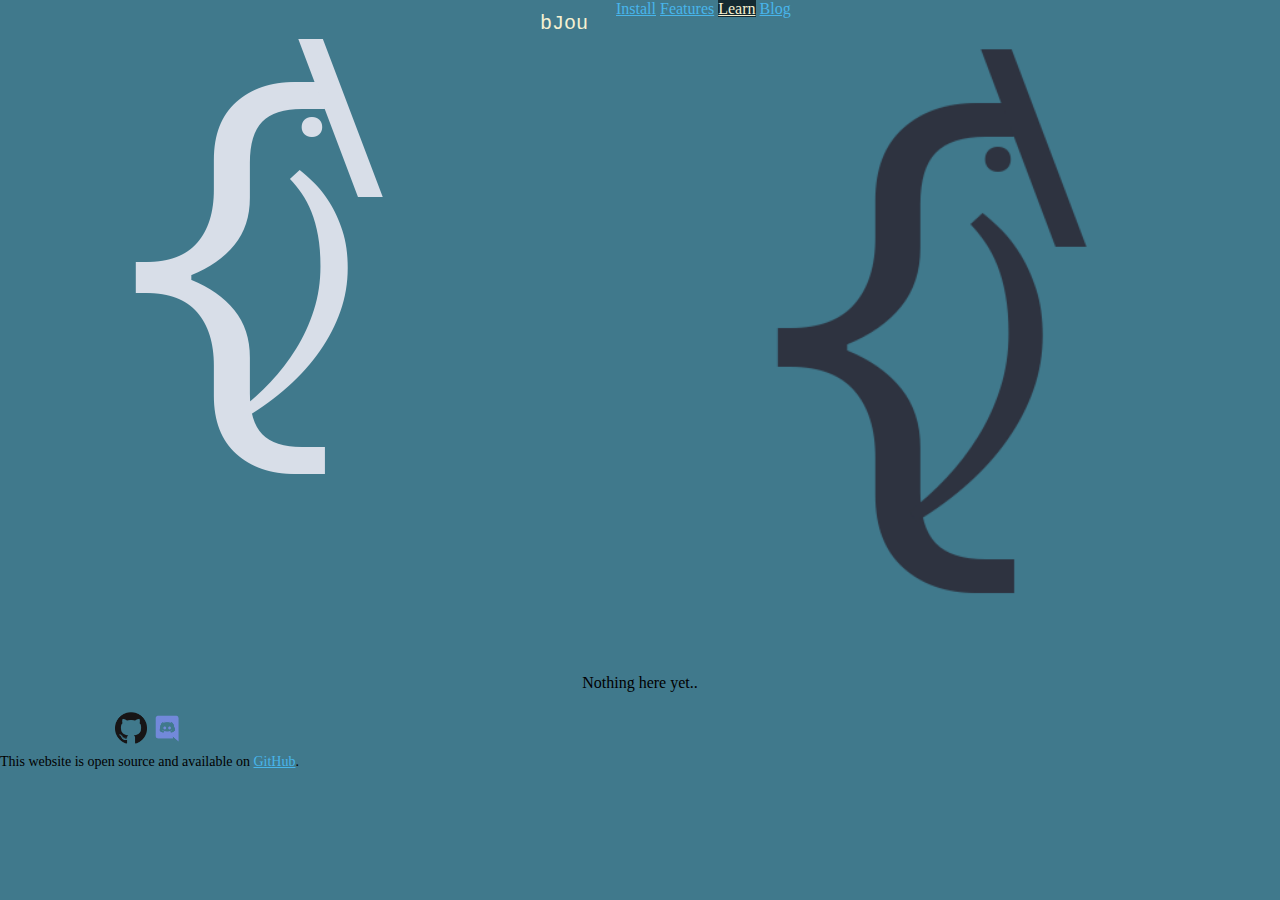
<file: learn.html>
<!DOCTYPE html>
<html>
    <head>
        <meta charset="utf-8">
        <meta name="viewport" content="width=device-width, initial-scale=1">
        <title>bJou</title>
        <link rel="stylesheet" href="styles/basic.css">
        <link rel="stylesheet" href="styles/source_code.css">
    </head>

<div class="topnav">
    <a href="index.html" class="logo_a" id="logo_link"><img class="logo" src="images/logo_white.png"/><span class="logo_text">bJou</span></a>
    <span id="navlinks">
    <a href="install.html" class="nav_a">Install</a>
    <a href="features.html" class="nav_a">Features</a>
    <a href="learn.html" class="nav_a active">Learn</a>
    <a href="blog.html" class="nav_a">Blog</a>
    </span>
</div>

<body>
    <img style="display: block; margin-left: auto; margin-right: auto; width: 50%;" src="images/logo_blue.png"></img>
    <p style="text-align: center;">Nothing here yet..</p>
</body>
<footer>
    <ul>
        <li><a href="https://www.github.com/kammerdienerb/bJou" target="_blank"><img src="images/GitHub-Mark-120px-plus.png"/></a></li>
        <li><a href="https://discord.gg/ZuDqxb8" target="_blank"><img src="images/Discord-Logo-Color.png"/></a></li>
    </ul>
    <span class="foot_txt">This website is open source and available on <a href="https://www.github.com/kammerdienerb/kammerdienerb.github.io" target="_blank">GitHub</a>.</span>
</footer>
</html>
</file>
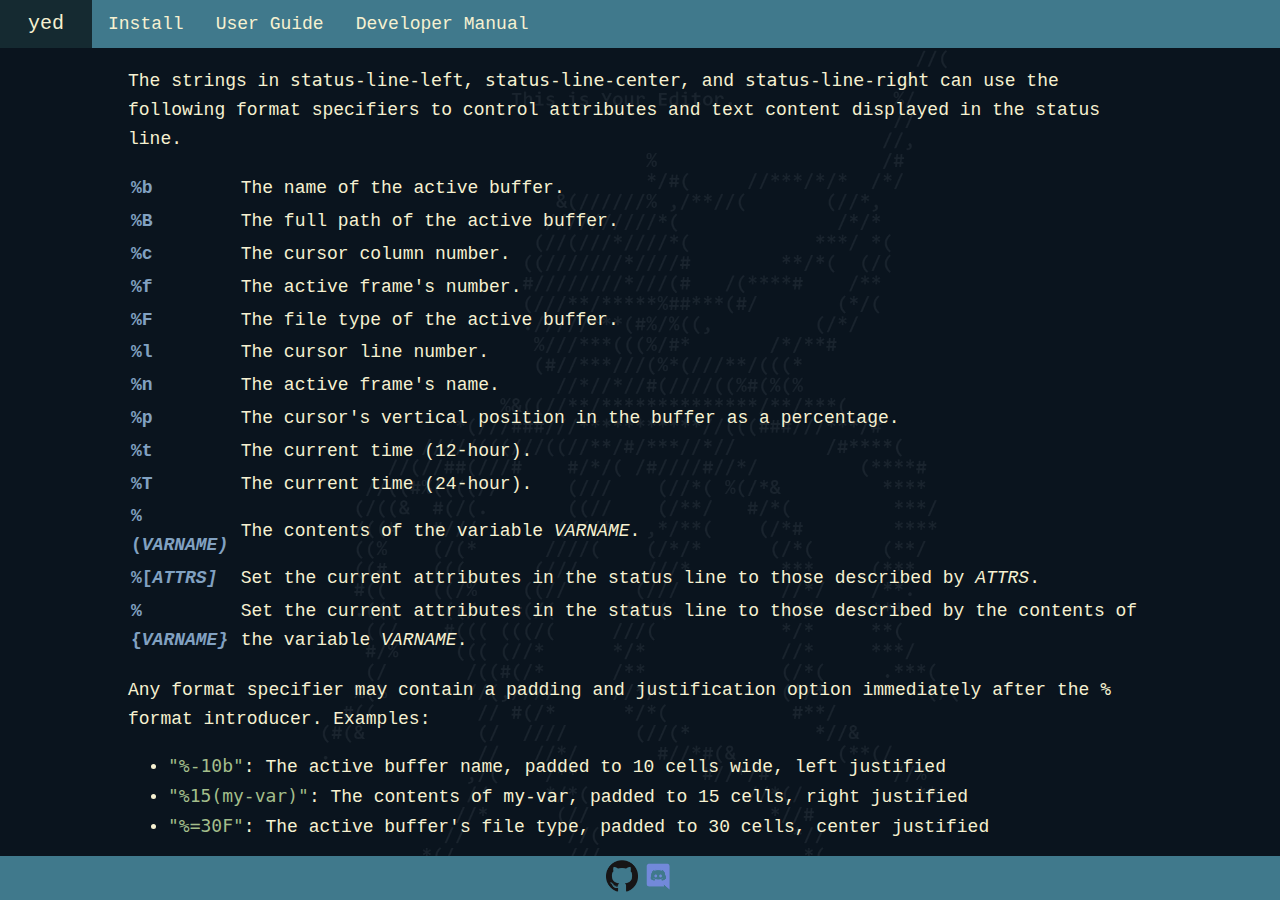
<file: status_ref.html>
<!DOCTYPE html>
<html>
    <head>
        <meta charset="utf-8">
        <meta name="viewport" content="width=device-width, initial-scale=1">
        <meta name="apple-mobile-web-app-capable" content="yes" />
        <title>yed</title>
        <link rel="stylesheet" href="styles/basic.css">
        <link rel="stylesheet" href="styles/source_code.css">
    </head>

    <div class="wrapper">
        <div class="header">
            <a href="index.html" class="logo_a" id="logo_link"><span class="logo_text active">yed</span></a>
            <span id="navlinks">
            <a href="install.html" class="nav_a">Install</a>
            <a href="user_guide.html" class="nav_a">User Guide</a>
            <a href="dev_man.html" class="nav_a">Developer Manual</a>
            </span>
        </div>

        <div class="content"><div class="inner"><div class="scrollable"><div class="main">
            <p>
            The strings in <tt>status-line-left</tt>, <tt>status-line-center</tt>, and <tt>status-line-right</tt> can use the following format specifiers to control attributes and text content displayed in the status line.
            </p>

            <center><table>
                <tr>
                    <td><span class="kw">%b</span></td>
                    <td>The name of the active buffer.</td>
                </tr>
                <tr>
                    <td><span class="kw">%B</span></td>
                    <td>The full path of the active buffer.</td>
                </tr>
                <tr>
                    <td><span class="kw">%c</span></td>
                    <td>The cursor column number.</td>
                </tr>
                <tr>
                    <td><span class="kw">%f</span></td>
                    <td>The active frame's number.</td>
                </tr>
                <tr>
                    <td><span class="kw">%F</span></td>
                    <td>The file type of the active buffer.</td>
                </tr>
                <tr>
                    <td><span class="kw">%l</span></td>
                    <td>The cursor line number.</td>
                </tr>
                <tr>
                    <td><span class="kw">%n</span></td>
                    <td>The active frame's name.</td>
                </tr>
                <tr>
                    <td><span class="kw">%p</span></td>
                    <td>The cursor's vertical position in the buffer as a percentage.</td>
                </tr>
                <tr>
                    <td><span class="kw">%t</span></td>
                    <td>The current time (12-hour).</td>
                </tr>
                <tr>
                    <td><span class="kw">%T</span></td>
                    <td>The current time (24-hour).</td>
                </tr>
                <tr>
                    <td><span class="kw">%(<i>VARNAME</t>)</span></td>
                    <td>The contents of the variable <i>VARNAME</i>.</td>
                </tr>
                <tr>
                    <td><span class="kw">%[<i>ATTRS</t>]</span></td>
                    <td>Set the current attributes in the status line to those described by <i>ATTRS</i>.</td>
                </tr>
                <tr>
                    <td><span class="kw">%{<i>VARNAME</t>}</span></td>
                    <td>Set the current attributes in the status line to those described by the contents of the variable <i>VARNAME</i>.</td>
                </tr>
            </table></center>

            <p>
            Any format specifier may contain a padding and justification option immediately after the <tt>%</tt> format introducer.
            Examples:
                <ul>
                    <li><span class="str"><tt>"%-10b"</tt></span>: The active buffer name, padded to 10 cells wide, left justified</li>
                    <li><span class="str"><tt>"%15(my-var)"</tt></span>: The contents of <tt>my-var</tt>, padded to 15 cells, right justified</li>
                    <li><span class="str"><tt>"%=30F"</tt></span>: The active buffer's file type, padded to 30 cells, center justified</li>
                </ul>
            </p>
        </div></div></div></div>

        <footer>
            <ul>
                <li><a href="https://www.github.com/kammerdienerb/yed" target="_blank"><img src="images/GitHub-Mark-120px-plus.png"/></a></li>
                <li><a href="https://discord.gg/cx3JFJ2gNU" target="_blank"><img src="images/Discord-Logo-Color.png"/></a></li>
            </ul>
        </footer>
    </div>
</html>
</file>
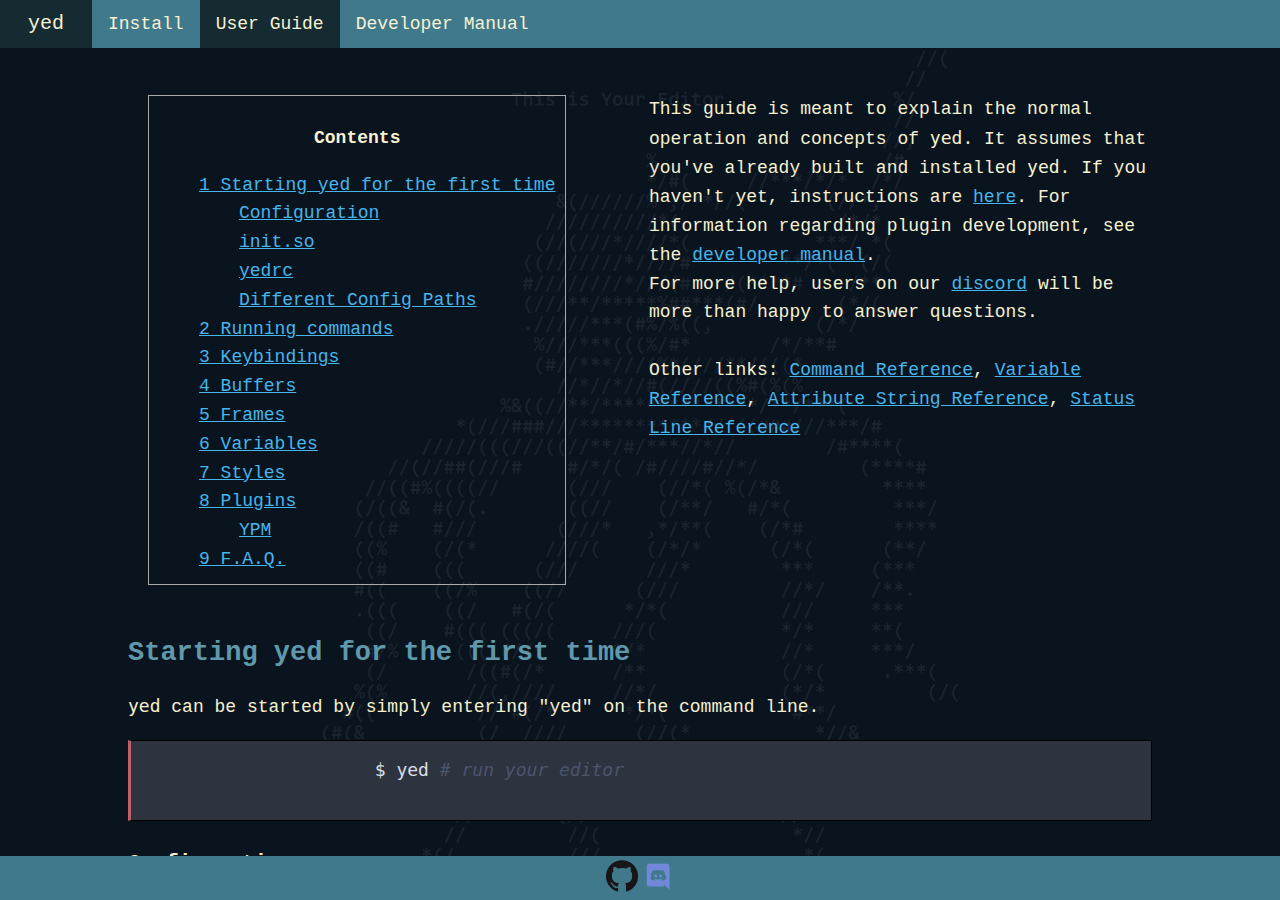
<file: user_guide.html>
<!DOCTYPE html>
<html>
    <head>
        <meta charset="utf-8">
        <meta name="viewport" content="width=device-width, initial-scale=1">
        <meta name="apple-mobile-web-app-capable" content="yes" />
        <title>yed</title>
        <link rel="stylesheet" href="styles/basic.css">
        <link rel="stylesheet" href="styles/source_code.css">
    </head>

    <div class="wrapper">
        <div class="header">
            <a href="index.html" class="logo_a" id="logo_link"><span class="logo_text active">yed</span></a>
            <span id="navlinks">
            <a href="install.html" class="nav_a">Install</a>
            <a href="user_guide.html" class="nav_a active">User Guide</a>
            <a href="dev_man.html" class="nav_a">Developer Manual</a>
            </span>
        </div>

        <div class="content"><div class="inner"><div class="scrollable"><div class="main">
            <br/>
            <ul style="column-count: 2; list-style:none; padding: 0">
                <li style="break-inside: avoid; display: inline-block"><div id="toc_container">
                    <p class="toc_title">Contents</p>
                    <ul class="toc_list">
                        <li><a href="#S1">1 Starting yed for the first time</a>
                            <ul>
                                <li><a href="#S1_1">Configuration</a></li>
                                <li><a href="#S1_2">init.so</a></li>
                                <li><a href="#S1_3">yedrc</a></li>
                                <li><a href="#S1_4">Different Config Paths</a></li>
                            </ul>
                        </li>
                        <li><a href="#S2">2 Running commands</a></li>
                        <li><a href="#S3">3 Keybindings</a></li>
                        <li><a href="#S4">4 Buffers</a></li>
                        <li><a href="#S5">5 Frames</a></li>
                        <li><a href="#S6">6 Variables</a></li>
                        <li><a href="#S7">7 Styles</a></li>
                        <li><a href="#S8">8 Plugins</a>
                            <ul>
                                <li><a href="#S8_1">YPM</a></li>
                            </ul>
                        </li>
                        <li><a href="#S9">9 F.A.Q.</a></li>
                    </ul>
                </div></li>
                <br/>
                <li style="break-inside: avoid; display: block">
                    This guide is meant to explain the normal operation and concepts of <tt>yed</tt>.
                    It assumes that you've already built and installed <tt>yed</tt>.
                    If you haven't yet, instructions are <a href="install.html">here</a>.
                    For information regarding plugin development, see the <a href="dev_man.html">developer manual</a>.
                    <br/>
                    For more help, users on our <a href="https://discord.gg/cx3JFJ2gNU" target="_blank">discord</a> will be more than happy to answer questions.
                    <br/>
                    <br/>
                    Other links:
                    <a href="cmd_ref.html" target="_blank">Command Reference</a>,
                    <a href="var_ref.html" target="_blank">Variable Reference</a>,
                    <a href="attr_ref.html" target="_blank">Attribute String Reference</a>,
                    <a href="status_ref.html" target="_blank">Status Line Reference</a>
                </li>
            </ul>

            <h2 id="S1">Starting yed for the first time</h2>
                <tt>yed</tt> can be started by simply entering "yed" on the command line.
                <pre class="inline_code">
                    <span class="sl"><span class="prompt">$ </span>yed <span class="cmt"># run your editor</span></span>
                </pre>
                <h3 id="S1_1">Configuration</h3>
                    All configuration of <tt>yed</tt> by default starts with items located in <tt>~/.config/yed</tt>.
                    If this is your first time running <tt>yed</tt>, you should see a popup that looks like this:
                    <center><img style="margin: 10px" src="images/dot_yed_popup.png"/></center>
                    Hitting '<tt>y</tt>' will create this directory and fill it with a default configuration made up of a few items that are explained in the next sections.
                    You may see an additional popup asking you to update YPM (see <a href="#S6_1">this</a> section).
                <h3 id="S1_2">init.so</h3>
                    The root of any <tt>yed</tt> configuration is the file <tt>~/.config/yed/init.so</tt>. This file is simply another <tt>yed</tt> plugin that sets options, adds commands, etc.
                    It is different from other plugins only in that it is loaded automatically by <tt>yed</tt> at startup.
                    <br/>
                    <br/>
                    If you allowed <tt>yed</tt> to create your <tt>~/.config/yed</tt> for you, you should see this file along with <tt>init.c</tt>, the source code for <tt>init.so</tt>.
                    <br/>
                    <br/>
                    Examining <tt>init.c</tt>, you should notice a few things:
                    <ul>
                        <li>It uses <tt>YEXE()</tt> to run <tt>yed</tt> commands.</li>
                        <li>It creates a command called <tt>recompile-init</tt>, which you can use to integrate changes you make to this file.</li>
                        <li>It loads a couple of plugins (<tt>ypm</tt> and <tt>yedrc</tt>).</li>
                        <li>It instructs <tt>yedrc</tt> to load the file <tt>~/config/.yed/yedrc</tt>.</li>
                    </ul>
                <h3 id="S1_3">yedrc</h3>
                    <tt>yedrc</tt> is a plugin that allows you to source files that contain a sequence of <tt>yed</tt> commands and execute them.
                    Most simple configuration tasks such as loading plugins, setting variables, activating a style, etc. can be accomplished with <tt>yed</tt> commands and putting these in a <tt>yedrc</tt> file makes that easier since you don't have to recompile anything.
                    <br/>
                    <br/>
                    However, configuration that requires any dynamic behavior such as setting variables to different values depending on the presence of a program on the system, or custom frame rules, are not possible just by calling commands.
                    You always have the option to program complex configuration in your <tt>init.c</tt> (or any plugin, for that matter).
                <h3 id="S1_4">Different Config Paths</h3>
                    When the environment variable <tt>YED_CONFIG_DIR</tt> is set, <tt>yed</tt> will use that directory instead of <tt>~/.config/yed</tt>.
                    Otherwise, if <tt>XDG_CONFIG_HOME</tt> is set, <tt>yed</tt> will search there.
                    <tt>~/.config/yed</tt> is used in any other case.
            <h2 id="S2">Running commands</h2>
                Most behavior in <tt>yed</tt> is command driven.
                This is true even at a basic level.
                For example, when you hit the right arrow key to move the cursor to the right, what is actually happening is that there is a key binding that maps the arrow key to the command <tt>cursor-right</tt>.
                That command uses the lower-level <tt>yed</tt> core code to get the cursor to the correct spot.
                <br/>
                <br/>
                Commands can be invoked in the following ways:
                <ul>
                    <li>Programmatically using <tt>YEXE()</tt>.</li>
                    <li>Through a key binding.</li>
                    <li>Simply typed in the command line.</li>
                </ul>
                By default, <tt>ctrl-y</tt> will bring you to the command line.
                (Notice, <tt>command-prompt</tt> is also just another command invoked by a key binding!)
                <br/>
                <br/>
                Once there, you can run any available command, including those provided by plugins.
                <br/>
                <br/>
                See the <a href="cmd_ref.html" target="_blank">Command Reference</a>.
            <h2 id="S3">Keybindings</h2>
                As mentioned in the previous section, commands can be bound to keystrokes and some already have corresponding bindings.
                However, you may want to add useful bindings or change the key map completely!
                <br/>
                <br/>
                To do this you can use the <tt>bind</tt> and <tt>unbind</tt> commands.
                For example, let's say you wanted to change the binding for <tt>command-prompt</tt> from the default <tt>ctrl-y</tt> to <tt>ctrl-x</tt>.
                To do that, you could issue the following commands:
                <pre class="inline_code">
                    <span class="sl"><span class="prompt">YED> </span>bind ctrl-x command-prompt</span>
                </pre>
                <pre class="inline_code">
                    <span class="sl"><span class="prompt">YED> </span>unbind ctrl-y</span>
                </pre>
                If you want those bindings to persist, you must add those commands to your configuration.
                <br/>
                <br/>
                <span style="color: #53aa6f">NOTE</span>: It's important to do the commands in that order so that you can still access the command prompt to create the new binding!
                <br/>
                <br/>
                <span style="color: #53aa6f">NOTE</span>: Some plugins (<tt>vimish</tt>, for example) add complex behavior on top of key bindings and may require that you use alternative commands for binding keys. Read the plugin documentation.
            <h2 id="S4">Buffers</h2>
                Buffers are units of text content that typically represent a file.
                To open a file in <tt>yed</tt>, you can either start <tt>yed</tt> and pass the path to the file as a command line argument:
                <pre class="inline_code">
                    <span class="sl"><span class="prompt">$ </span>yed my_file.txt</span>
                </pre>
                or, from within <tt>yed</tt>, use the <tt>buffer</tt> command:
                <pre class="inline_code">
                    <span class="sl"><span class="prompt">YED> </span>buffer my_file.txt</span>
                </pre>
                In either case the contents of <tt>my_file.txt</tt> should be displayed.
                <br/>
                <br/>
                As you use <tt>yed</tt> to modify this text, you're manipulating the <i>buffer</i>, not the file.
                However, you can save the changes in the buffer back to the file on disk with the <tt>write-buffer</tt> command (default binding <tt>ctrl-w</tt>):
                <pre class="inline_code">
                    <span class="sl"><span class="prompt">YED> </span>write-buffer</span>
                </pre>
                Additionally there is the concept of a <i>special</i> buffer, which typically does NOT represent a file.
                By convention, special buffers start with the <tt>*</tt> character.
                Some examples of these are <tt>*bindings</tt>, <tt>*vars</tt>, <tt>*yank</tt>, and <tt>*log</tt>.
                Even though they are special, they are still just buffers, so to view one, you can use the <tt>buffer</tt> command.
                <pre class="inline_code">
                    <span class="sl"><span class="prompt">YED> </span>buffer *log</span>
                </pre>
                Running that will pull up the log that collects the activity of many systems, commands, and plugins running in <tt>yed</tt>.
                You may also notice that it is write-protected.
                <br/>
                <br/>
                Many plugins add and implement functionality in special buffers.
            <h2 id="S5">Frames</h2>
                Frames are areas of the screen that show some part of a buffer.
                They are analogous to a "window", "pane", or "view".
                They can be created and manipulated programmatically or with the commands <tt>frame-new</tt>, <tt>frame-resize</tt>, and <tt>frame-move</tt>.
                <br/>
                <br/>
                If you start <tt>yed</tt> and open a new buffer, you should see its contents in a frame that takes up the whole screen.
                Opening more buffers does not create new frames, however.
                Instead it simply displays the new buffer in the same frame.
                The commands <tt>buffer-next</tt> and <tt>buffer-prev</tt> can be used to cycle through open buffers with the currently active frame.
                Additionally, running <tt>buffer</tt> with the name of an already open buffer will display that buffer in the active frame.
                <br/>
                <br/>
                You can create as many frames as you would like and arrange them as you wish.
                Each frame can show different buffers or even the same buffer!
                Additionally frames can be split using the commands <tt>frame-vsplit</tt> and <tt>frame-hsplit</tt>.
                <br/>
                <br/>
                Your cursor may only be in one frame at a time (the "active" frame).
                When you have more than one frame, you can cycle between them with the <tt>frame-next</tt> and <tt>frame-prev</tt> commands.
                <br/>
                <br/>
                Finally, a frame can be deleted with <tt>frame-delete</tt>.
                <br/>
                <span style="color: #53aa6f">NOTE</span>: Deleting a frame does not have any effect on the buffer it was displaying.
            <h2 id="S6">Variables</h2>
                <tt>yed</tt> variables are simple key/value string pairs that are used to configure various aspects of the editor and plugins.
                <br/>
                <br/>
                To set/unset variables, use the commands <tt>set</tt> and <tt>unset</tt>.
                The command <tt>get</tt> will print the value of the given variable.
                <br/>
                <br/>
                See the <a href="var_ref.html" target="_blank">Variable Reference</a>.
            <h2 id="S7">Styles</h2>
                To change <tt>yed</tt>'s colors and attributes, you can activate a style.
                <br/>
                Styles are generally created by plugins and activated by name using the <tt>style</tt> command.
                <pre class="inline_code">
                    <span class="sl"><span class="prompt">YED> </span>style monokai</span>
                </pre>
                <span style="color: #53aa6f">NOTE</span>: The only style available without plugins is called "default".
                <br/>
                <br/>
                Most available styles are written to use the full 16 million colors available in "truecolor" terminals when the variable <tt>truecolor</tt> is true (false by default).
                However, most of the styles will try to approximate their colors into the 256 color palette if <tt>truecolor</tt> is disabled (to varying degrees of success).
                <br/>
                Check this list to see if your terminal supports truecolor: <a href="https://gist.github.com/XVilka/8346728" target="_blank">https://gist.github.com/XVilka/8346728</a>.
                <br/>
                <br/>
                To enable truecolor styles, set <tt>truecolor</tt> to a truthy value <i>before loading the style plugins</i>:
                <pre class="inline_code">
                    <span class="sl"><span class="kw">set</span> truecolor <span class="str">'yes'</span></span>
                    <span class="sl"><span class="kw">plugin-load</span> <span class="str">'ypm'</span> <span class="cmt"># if style plugins loaded by YPM</span></span>
                    <span class="sl"><span class="kw">plugin-load</span> <span class="str">'styles/gruvbox'</span> <span class="cmt"># or manually</span></span>
                    <span class="sl"><span class="kw">style</span> <span class="str">'gruvbox'</span></span>
                </pre>

            <h2 id="S8">Plugins</h2>
                Almost all advanced functionality is implemented by plugins.
                Plugins can be loaded and unloaded with the commands <tt>plugin-load</tt> and <tt>plugin-unload</tt>.
                When you try to load a plugin, <tt>yed</tt> will search the plugin in the paths listed by the command <tt>plugins-list-dirs</tt> (descending priority).
                <br/>
                <br/>
                To find out where a plugin is being loaded from, use the command <tt>plugin-path</tt>.
                <h3 id="S8_1">YPM</h3>
                    <tt>yed</tt> ships with a plugin manager called <tt>YPM</tt> that can optionally be used to find, download, and use plugins from a large collection of user-written plugins.
                    If the <tt>ypm</tt> plugin has been loaded, you may use the command <tt>ypm-menu</tt> to see a list of all available.
                    From there you can discover the plugins that you'd like and install them.
                    Plugins installed with <tt>ypm</tt> will automatically be loaded the next time you run <tt>yed</tt>, so there is no need to add <tt>plugin-load</tt> commands to your configuration.

            <h2 id="S9">F.A.Q.</h2>
                <h3>How do I quit <tt>yed</tt>?</h3>
                <p style="margin-left: 2em">Open the command line (the default key binding for this is <tt>ctrl-y</tt>), type "quit", and hit <tt>ENTER</tt>.</p>
                <h3>How do I get syntax highlighting?</h3>
                <p style="margin-left: 2em">A plugin such as <tt>lang/c</tt> and <tt>lang/syntax/c</tt>.</p>
                <h3>Can I change <tt>yed</tt>'s colors?</h3>
                <p style="margin-left: 2em">Yes. Use the command <tt>style</tt> to activate a style made available by plugins. See <a href="#S7">Styles</a>.</p>
                <h3>How do I get line numbers?</h3>
                <p style="margin-left: 2em">A plugin such as <tt>line_numbers</tt>.</p>
                <h3>How do move my configuration to a new machine?</h3>
                <p style="margin-left: 2em">Copy your <tt>yedrc</tt> files and your <tt>ypm_list</tt> as appropriate to your new <tt>~/config/.yed</tt> and recompile your <tt>init.so</tt> and any other plugins you may have written.
                If you are using <tt>ypm</tt>, running <tt>ypm-update</tt> will install all of the plugins from your <tt>ypm_list</tt>.</p>
        </div></div></div></div>

        <footer>
            <ul>
                <li><a href="https://www.github.com/kammerdienerb/yed" target="_blank"><img src="images/GitHub-Mark-120px-plus.png"/></a></li>
                <li><a href="https://discord.gg/cx3JFJ2gNU" target="_blank"><img src="images/Discord-Logo-Color.png"/></a></li>
            </ul>
        </footer>
    </div>
</html>
</file>
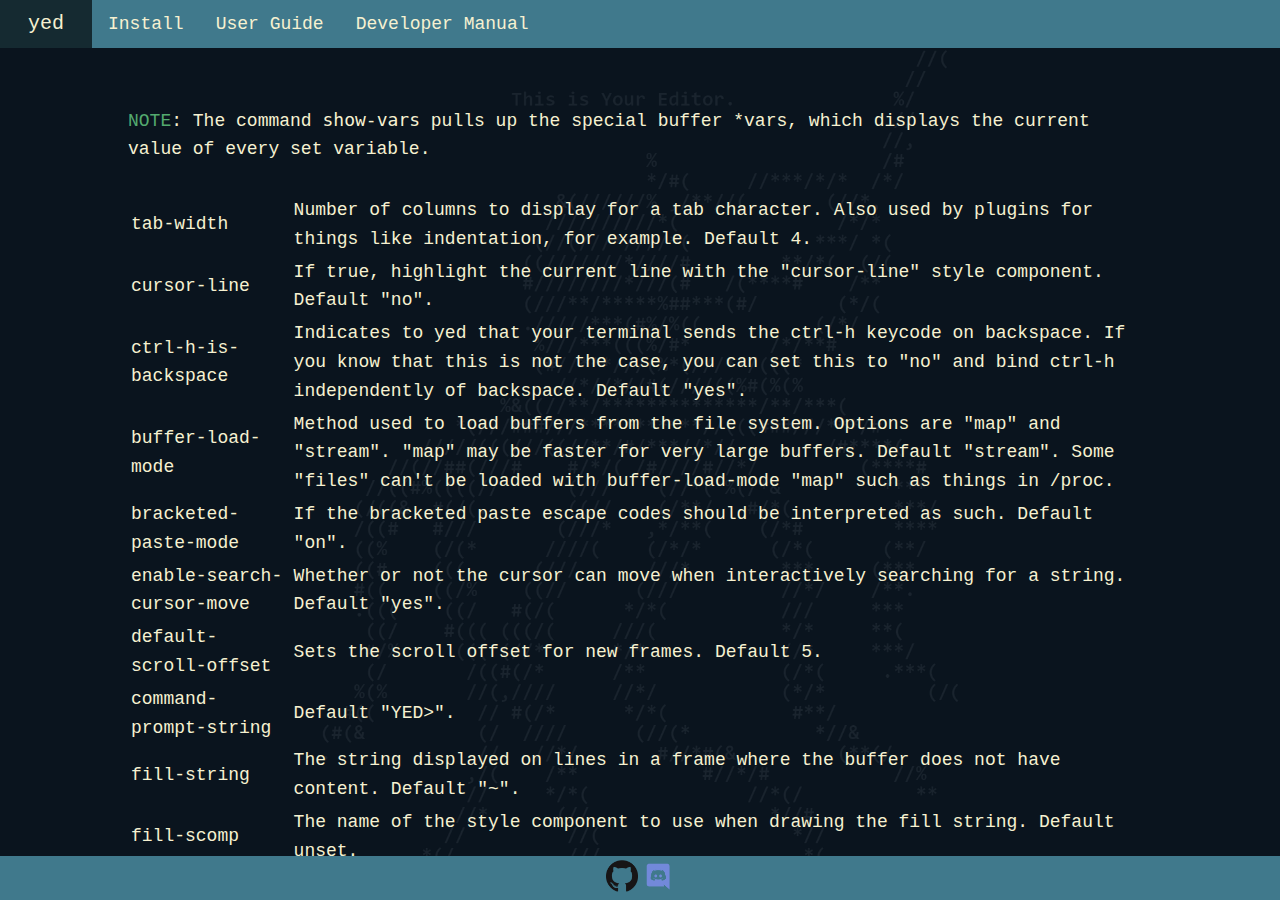
<file: var_ref.html>
<!DOCTYPE html>
<html>
    <head>
        <meta charset="utf-8">
        <meta name="viewport" content="width=device-width, initial-scale=1">
        <meta name="apple-mobile-web-app-capable" content="yes" />
        <title>yed</title>
        <link rel="stylesheet" href="styles/basic.css">
        <link rel="stylesheet" href="styles/source_code.css">
    </head>

    <div class="wrapper">
        <div class="header">
            <a href="index.html" class="logo_a" id="logo_link"><span class="logo_text active">yed</span></a>
            <span id="navlinks">
            <a href="install.html" class="nav_a">Install</a>
            <a href="user_guide.html" class="nav_a">User Guide</a>
            <a href="dev_man.html" class="nav_a">Developer Manual</a>
            </span>
        </div>

        <div class="content"><div class="inner"><div class="scrollable"><div class="main">
            <br/>
            <br/>
            <span style="color: #53aa6f">NOTE</span>: The command <tt>show-vars</tt> pulls up the special buffer *vars, which displays the current value of every set variable.
            <br/>
            <br/>
            <center><table>
                <tr>
                    <td>tab-width</td>
                    <td>Number of columns to display for a tab character. Also used by plugins for things like indentation, for example. Default 4.</td>
                </tr>
                <tr>
                    <td>cursor-line</td>
                    <td>If true, highlight the current line with the "cursor-line" style component. Default "no".</td>
                </tr>
                <tr>
                    <td>ctrl-h-is-backspace</td>
                    <td>Indicates to yed that your terminal sends the ctrl-h keycode on backspace. If you know that this is not the case, you can set this to "no" and bind ctrl-h independently of backspace. Default "yes".</td>
                </tr>
                <tr>
                    <td>buffer-load-mode</td>
                    <td>Method used to load buffers from the file system. Options are "map" and "stream". "map" may be faster for very large buffers. Default "stream". Some "files" can't be loaded with buffer-load-mode "map" such as things in /proc.</td>
                </tr>
                <tr>
                    <td>bracketed-paste-mode</td>
                    <td>If the bracketed paste escape codes should be interpreted as such. Default "on".</td>
                </tr>
                <tr>
                    <td>enable-search-cursor-move</td>
                    <td>Whether or not the cursor can move when interactively searching for a string. Default "yes".</td>
                </tr>
                <tr>
                    <td>default-scroll-offset</td>
                    <td>Sets the scroll offset for new frames. Default 5.</td>
                </tr>
                <tr>
                    <td>command-prompt-string</td>
                    <td>Default "YED>".</td>
                </tr>
                <tr>
                    <td>fill-string</td>
                    <td>The string displayed on lines in a frame where the buffer does not have content. Default "~".</td>
                </tr>
                <tr>
                    <td>fill-scomp</td>
                    <td>The name of the style component to use when drawing the fill string. Default unset.</td>
                </tr>
                <tr>
                    <td>cursor-move-clears-search</td>
                    <td>Whether or not moving the cursor causes the most recent search to stop being shown. Default "yes".</td>
                </tr>
                <tr>
                    <td>use-boyer-moore</td>
                    <td>If true, uses the Boyer Moore substring search algorithm, which can be faster for long strings with certain properties. Default "no".</td>
                </tr>
                <tr>
                    <td>status-line-left</td>
                    <td>Format string describing the left section of the status line. Default " %f %b" (frame number, buffer name).</td>
                </tr>
                <tr>
                    <td>status-line-center</td>
                    <td>Format string describing the center section of the status line. Default "" (nothing).</td>
                </tr>
                <tr>
                    <td>status-line-right</td>
                    <td>Format string describing the right section of the status line. Default "(%p%%)  %l :: %c  %t " (vertical position in buffer as a percentage, line number, column number, current time).</td>
                </tr>
                <tr>
                    <td>screen-update-sync</td>
                    <td>Whether or not to wrap screen updates in a pair of escape sequences (\e[?2026h, and \e[?2026l) that indicate one screen update to the terminal. Default "yes".</td>
                </tr>
                <tr>
                    <td>syntax-max-line-length</td>
                    <td>For plugins using syntax.h, this variable limits the maximum length of a line that will be highlighted. Default 1000.</td>
                </tr>
            </table></center>
            <br/>
        </div></div></div></div>

        <footer>
            <ul>
                <li><a href="https://www.github.com/kammerdienerb/yed" target="_blank"><img src="images/GitHub-Mark-120px-plus.png"/></a></li>
                <li><a href="https://discord.gg/cx3JFJ2gNU" target="_blank"><img src="images/Discord-Logo-Color.png"/></a></li>
            </ul>
        </footer>
    </div>
</html>
</file>
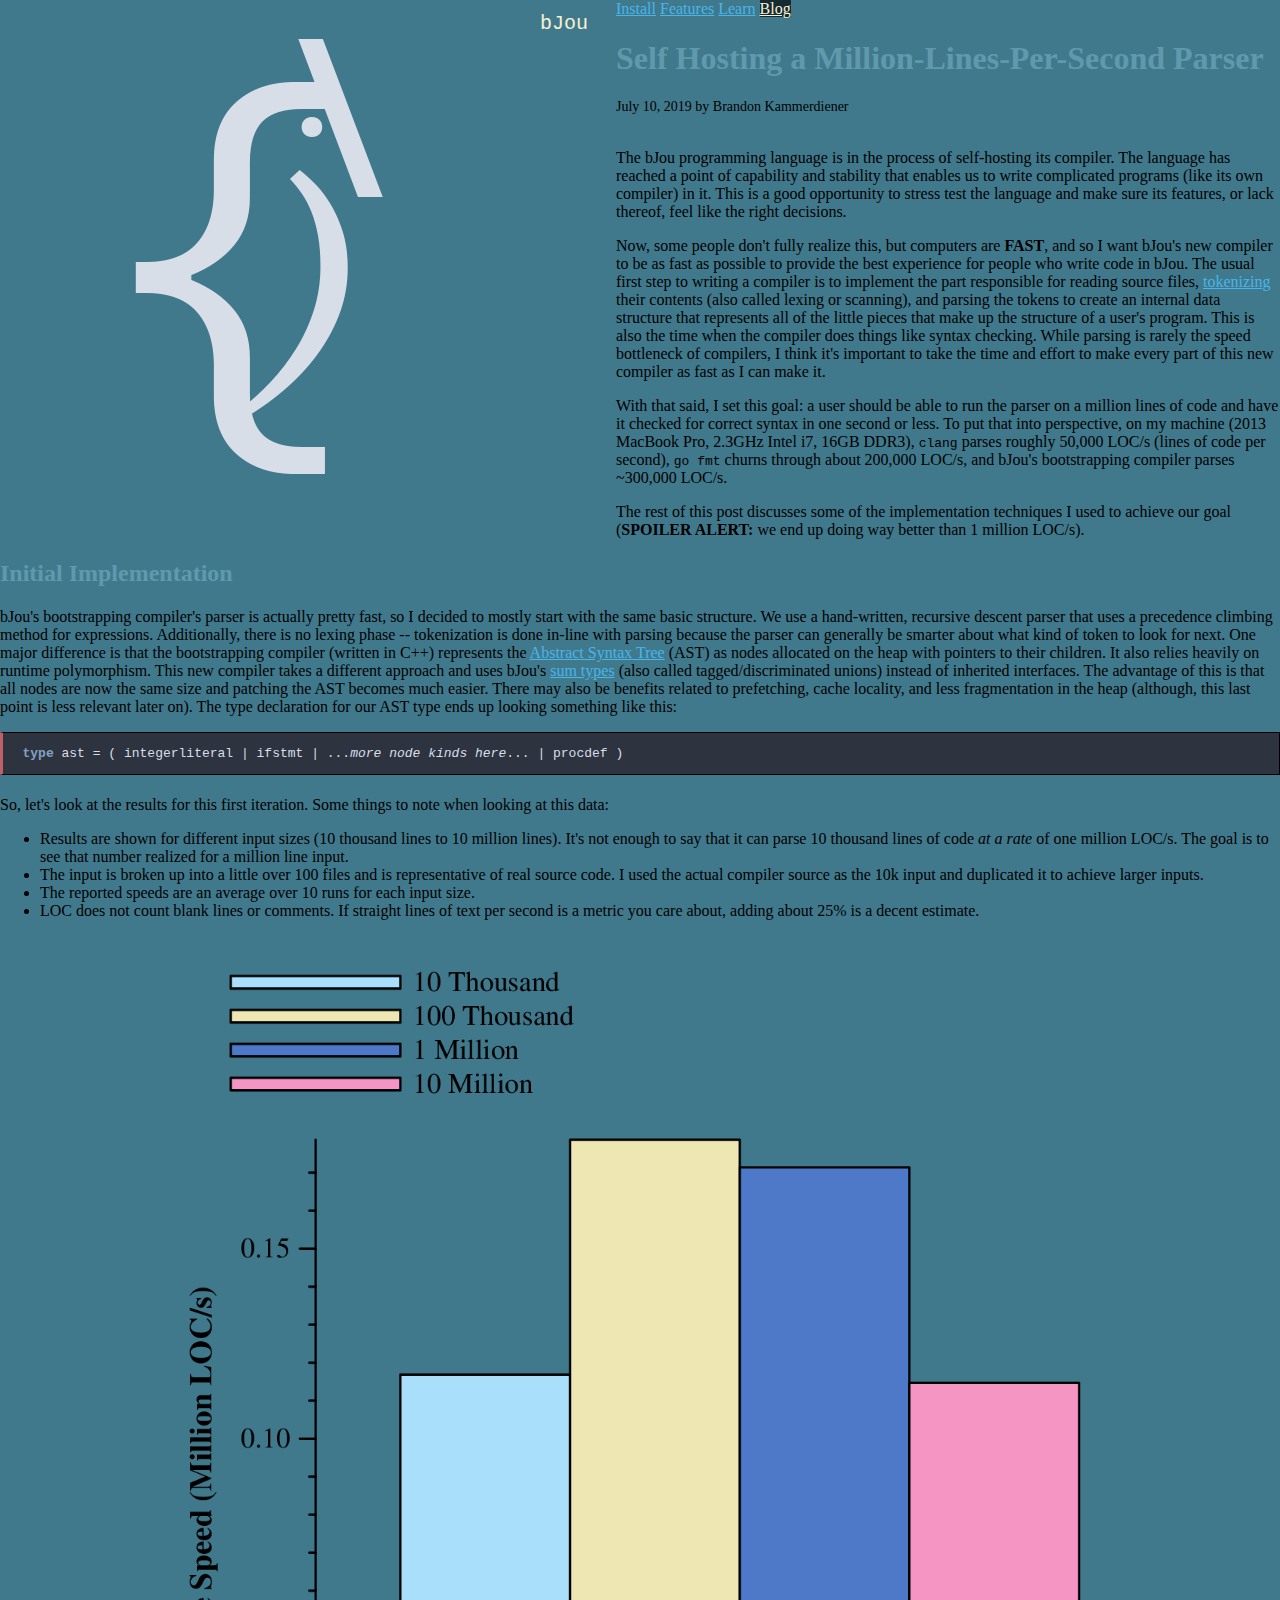
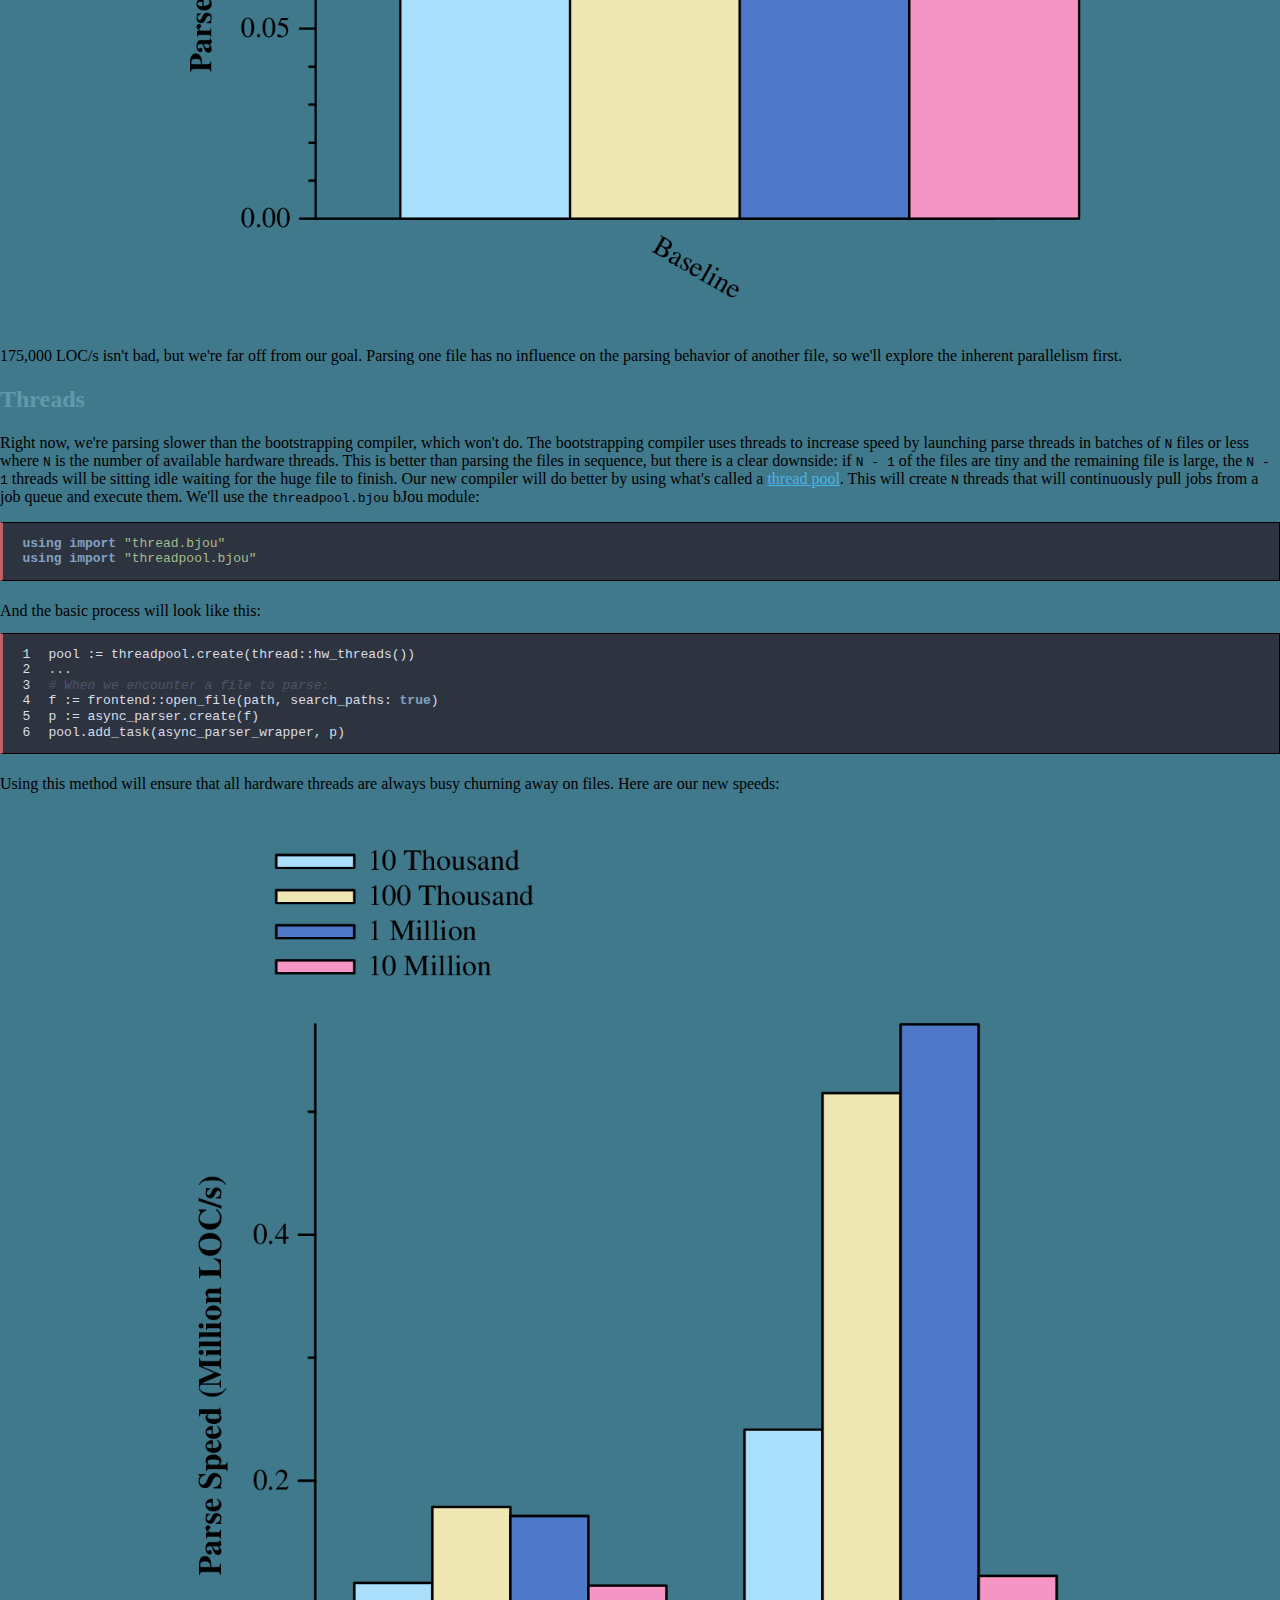
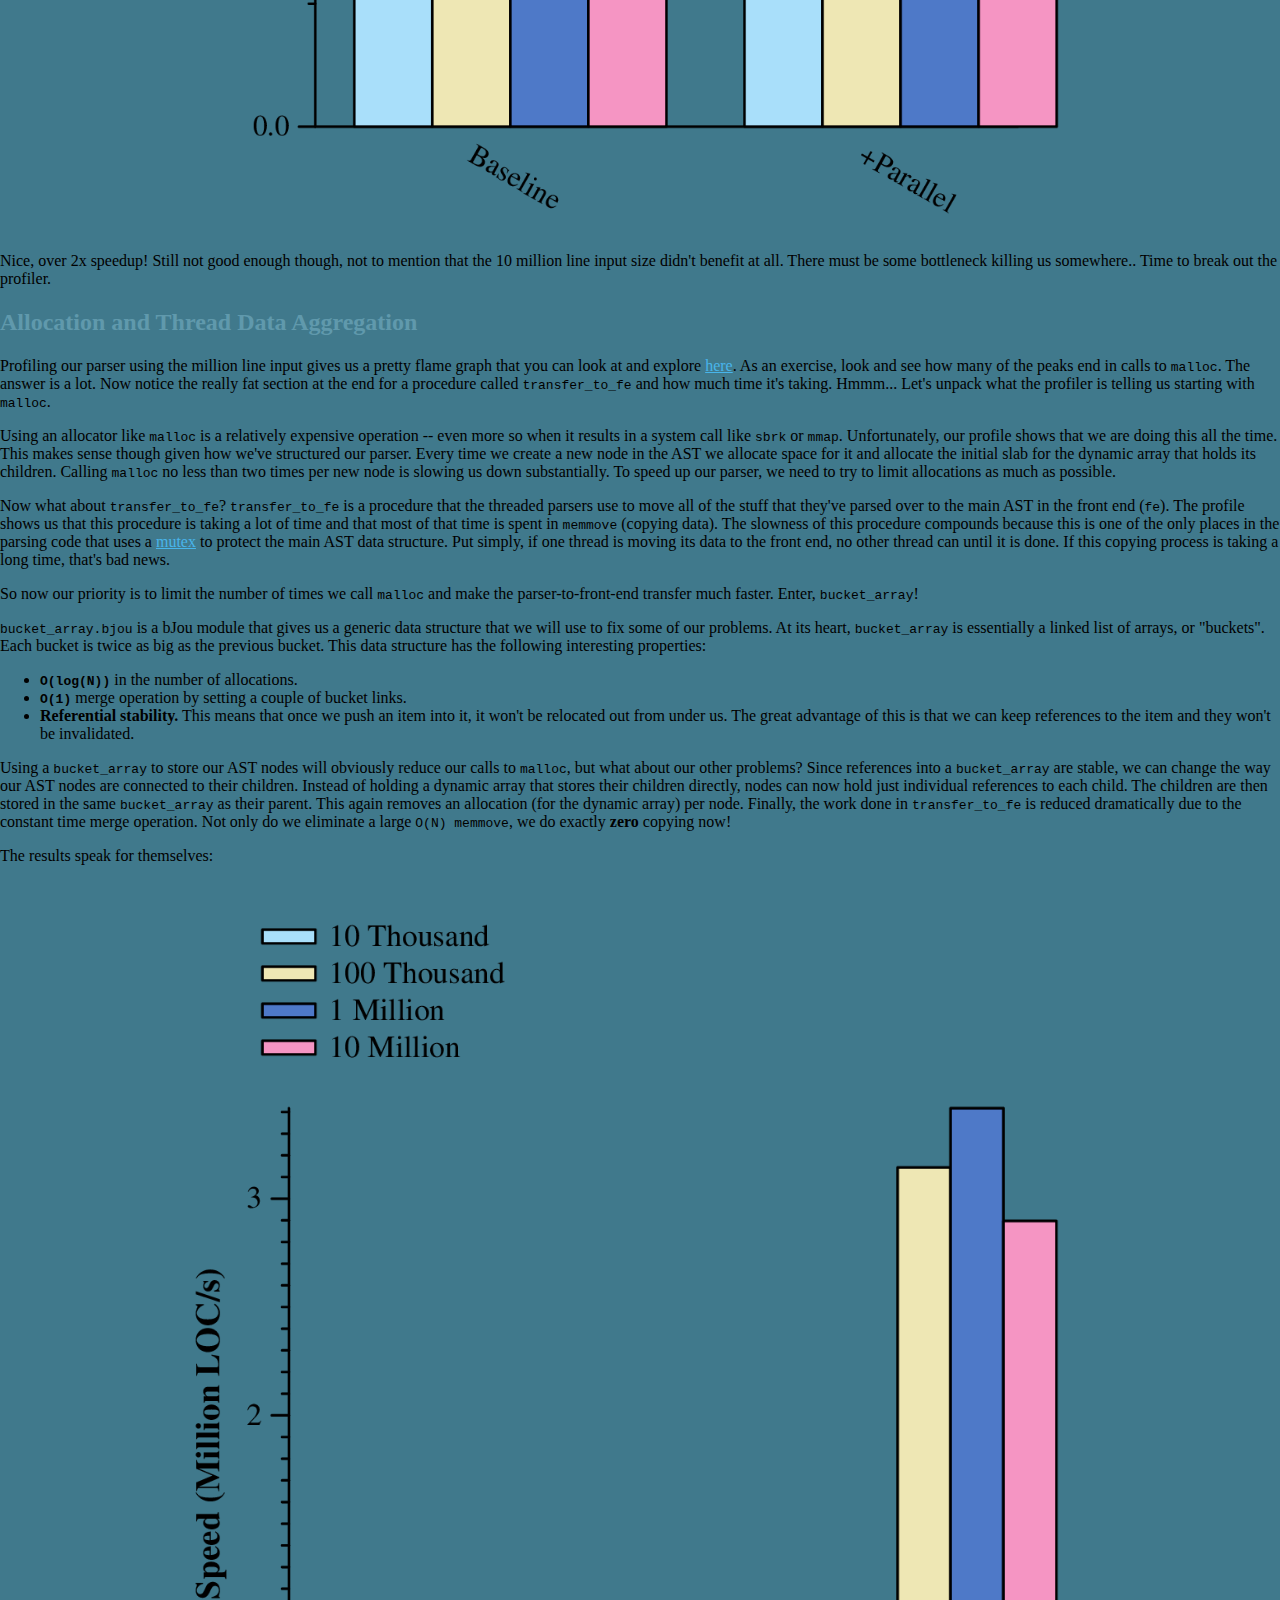
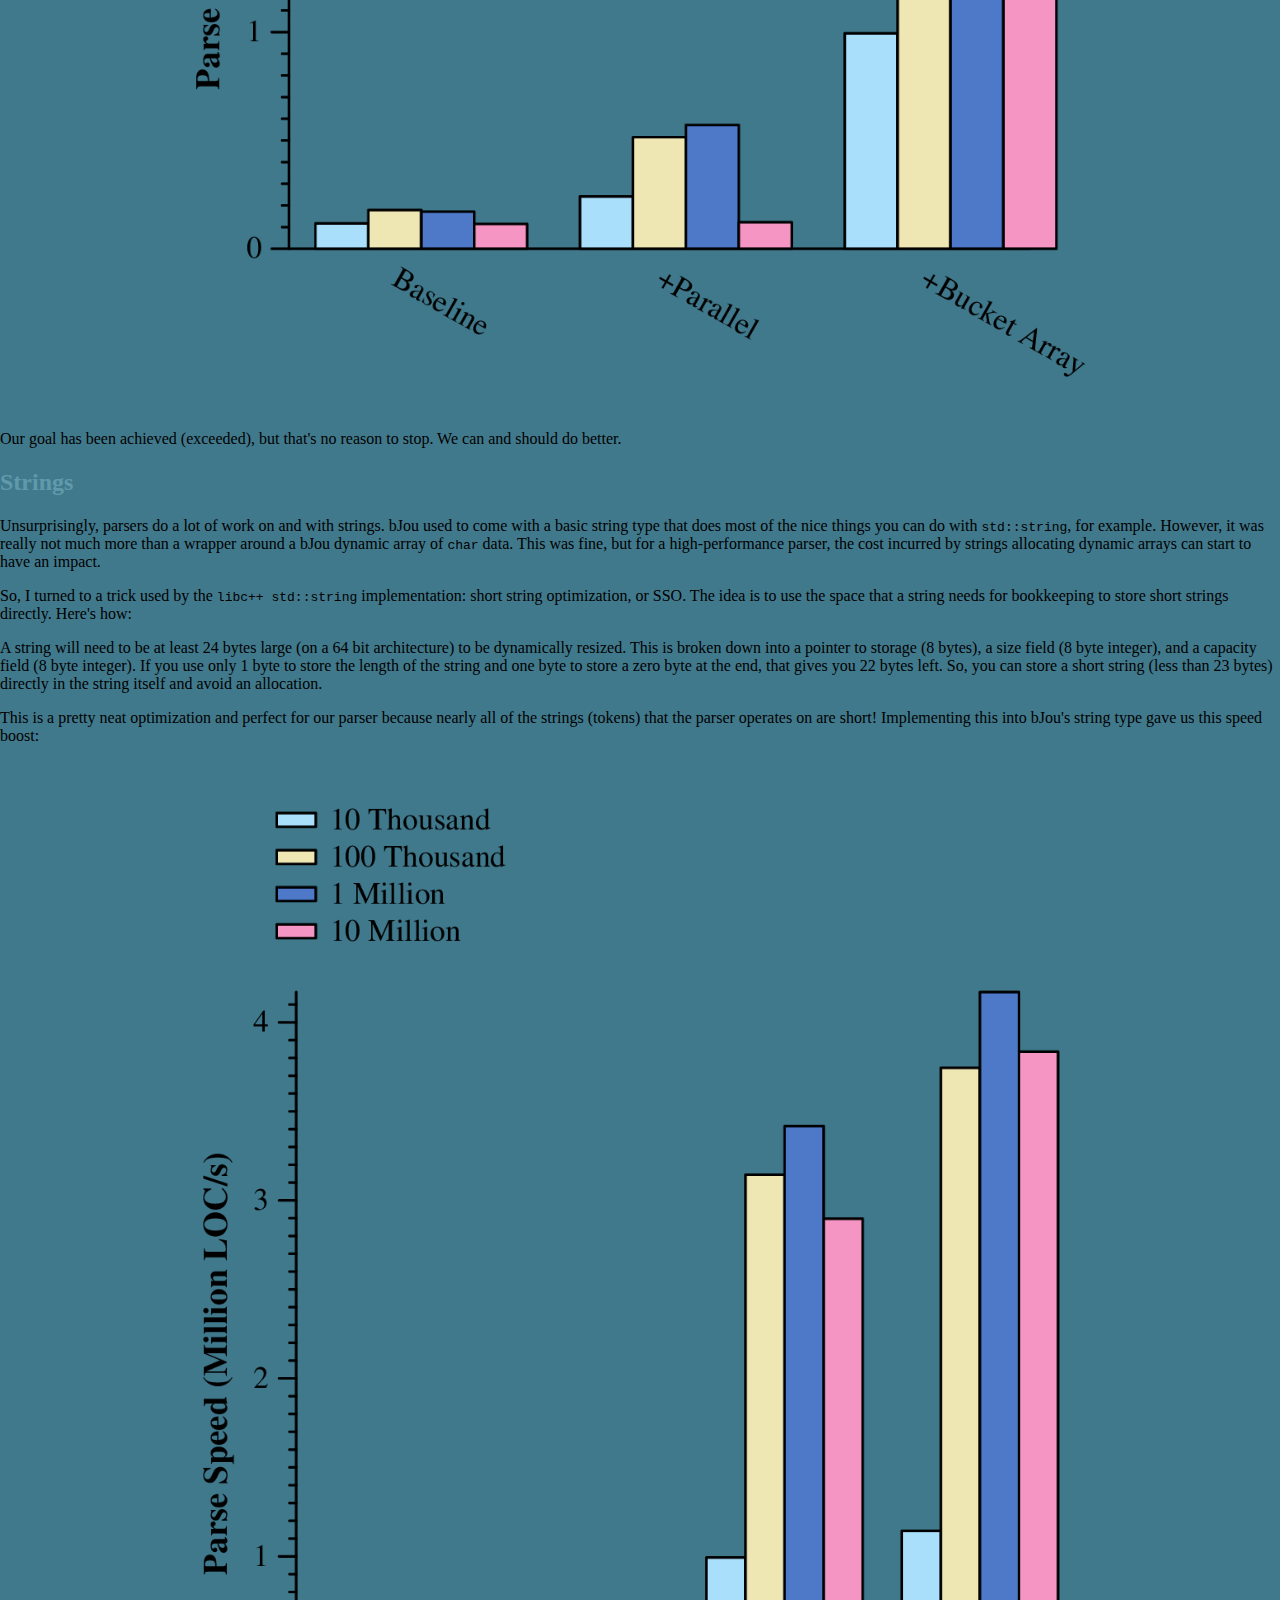
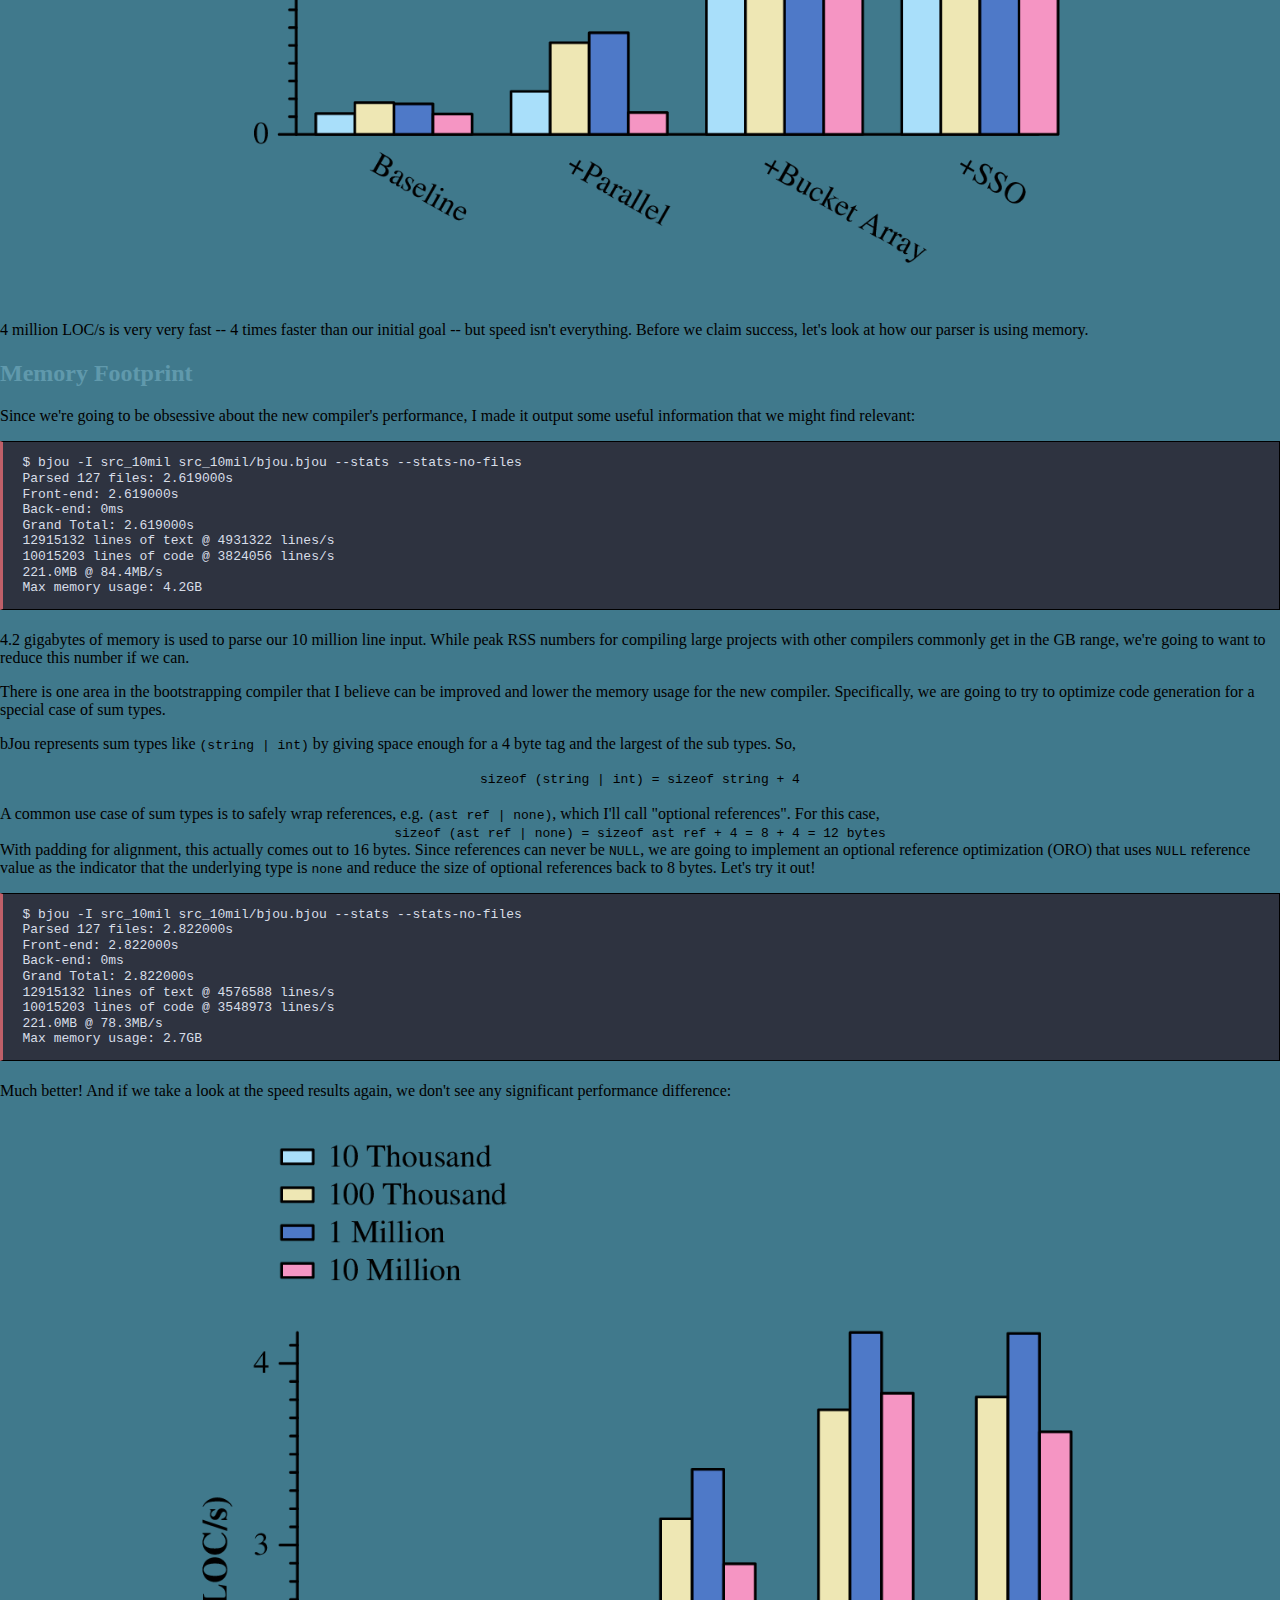
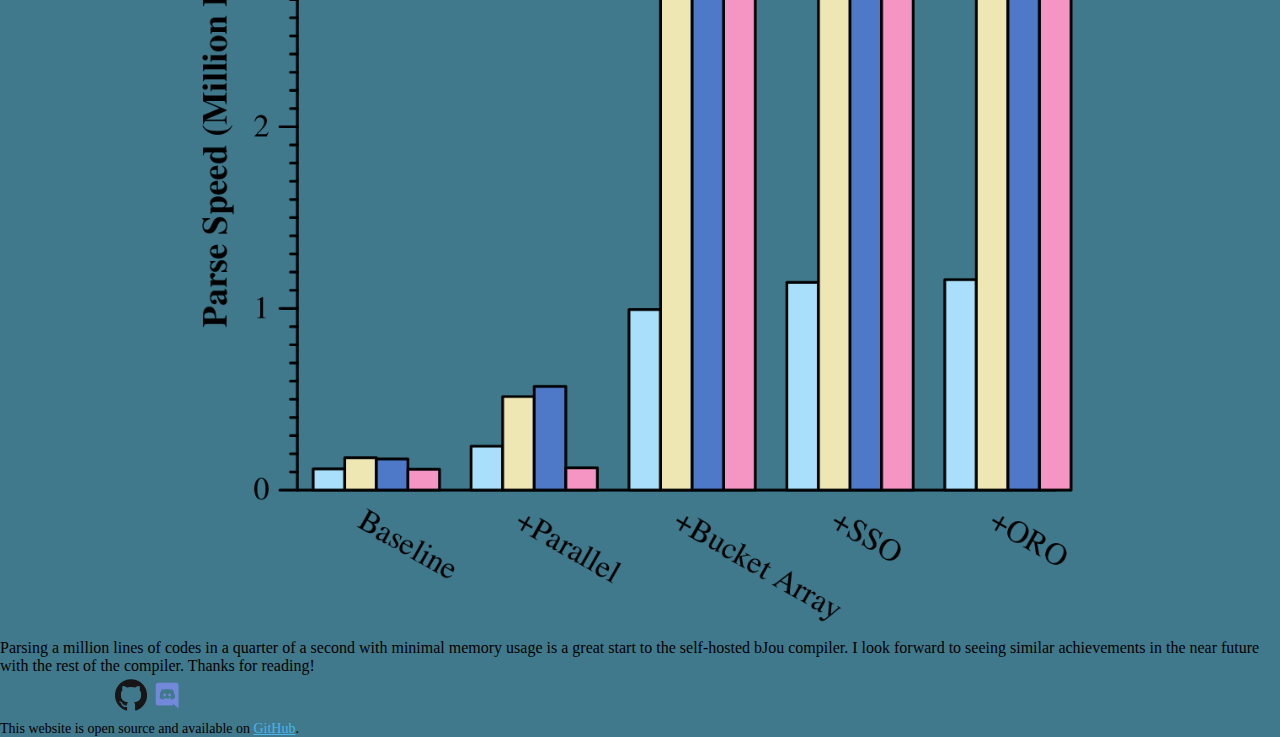
<file: blog/7-10-2019-self-hosting-a-million-lines-per-second-parser/7-10-2019-self-hosting-a-million-lines-per-second-parser.html>
<!DOCTYPE html>
<html>
    <head>
        <meta charset="utf-8">
        <meta name="viewport" content="width=device-width, initial-scale=1">
        <title>bJou</title>
        <link rel="stylesheet" href="../../styles/basic.css">
        <link rel="stylesheet" href="../../styles/source_code.css">
    </head>

<div class="topnav">
    <a href="../../index.html" class="logo_a" id="logo_link"><img class="logo" src="../../images/logo_white.png"/><span class="logo_text">bJou</span></a>
    <span id="navlinks">
    <a href="../../install.html" class="nav_a">Install</a>
    <a href="../../features.html" class="nav_a">Features</a>
    <a href="../../learn.html" class="nav_a">Learn</a>
    <a href="../../blog.html" class="nav_a active">Blog</a>
    </span>
</div>

<body>

<h1>Self Hosting a Million-Lines-Per-Second Parser</h1>
    <div style="font-size:14px">July 10, 2019 by Brandon Kammerdiener</div>
    
    </br>

    <p>
        The bJou programming language is in the process of self-hosting its compiler.
        The language has reached a point of capability and stability that enables us to write complicated programs (like its own compiler) in it.
        This is a good opportunity to stress test the language and make sure its features, or lack thereof, feel like the right decisions.
    </p>

    <p>
        Now, some people don't fully realize this, but computers are <b>FAST</b>, and so I want bJou's new compiler to be as fast as possible to provide the best experience for people who write code in bJou.
        The usual first step to writing a compiler is to implement the part responsible for reading source files, <a href=https://en.wikipedia.org/wiki/Lexical_analysis" target="_blank">tokenizing</a> their contents (also called lexing or scanning), and parsing the tokens to create an internal data structure that represents all of the little pieces that make up the structure of a user's program.
        This is also the time when the compiler does things like syntax checking.
        While parsing is rarely the speed bottleneck of compilers, I think it's important to take the time and effort to make every part of this new compiler as fast as I can make it.
    </p>

    <p>
        With that said, I set this goal: a user should be able to run the parser on a million lines of code and have it checked for correct syntax in one second or less.
        To put that into perspective, on my machine (2013 MacBook Pro, 2.3GHz Intel i7, 16GB DDR3), <tt>clang</tt> parses roughly 50,000 LOC/s (lines of code per second), <tt>go fmt</tt> churns through about 200,000 LOC/s, and bJou's bootstrapping compiler parses ~300,000 LOC/s. 
    </p>

    <p>
        The rest of this post discusses some of the implementation techniques I used to achieve our goal (<b>SPOILER ALERT:</b> we end up doing way better than 1 million LOC/s).
    </p>

    <h2>Initial Implementation</h2>
        <p>
            bJou's bootstrapping compiler's parser is actually pretty fast, so I decided to mostly start with the same basic structure.
            We use a hand-written, recursive descent parser that uses a precedence climbing method for expressions.
            Additionally, there is no lexing phase -- tokenization is done in-line with parsing because the parser can generally be smarter about what kind of token to look for next.
            One major difference is that the bootstrapping compiler (written in C++) represents the <a href="https://en.wikipedia.org/wiki/Abstract_syntax_tree" target="_blank">Abstract Syntax Tree</a> (AST) as nodes allocated on the heap with pointers to their children.
            It also relies heavily on runtime polymorphism.
            This new compiler takes a different approach and uses bJou's <a href="https://en.wikipedia.org/wiki/Tagged_union" target="_blank">sum types</a> (also called tagged/discriminated unions) instead of inherited interfaces.
            The advantage of this is that all nodes are now the same size and patching the AST becomes much easier.
            There may also be benefits related to prefetching, cache locality, and less fragmentation in the heap (although, this last point is less relevant later on).
            The type declaration for our AST type ends up looking something like this:
<pre class="inline_code">
<span class="sl"><span class="kw">type</span> ast = ( integerliteral | ifstmt | ...<i>more node kinds here</i>... | procdef )</span>
</pre>
        </p>

        <p>
            So, let's look at the results for this first iteration.
            Some things to note when looking at this data:
            <ul>
                <li>
                    Results are shown for different input sizes (10 thousand lines to 10 million lines).
                    It's not enough to say that it can parse 10 thousand lines of code <i>at a rate</i> of one million LOC/s.
                    The goal is to see that number realized for a million line input.
                </li>
                <li>
                    The input is broken up into a little over 100 files and is representative of real source code.
                    I used the actual compiler source as the 10k input and duplicated it to achieve larger inputs.
                </li>
                <li>
                    The reported speeds are an average over 10 runs for each input size.
                </li>
                <li>
                    LOC does not count blank lines or comments.
                    If straight lines of text per second is a metric you care about, adding about 25% is a decent estimate.
                </li>
            </ul>
        </p>
        
        <img style="display: block; margin-left: auto; margin-right: auto; width: 75%;" src="1.png"></img>

        <p>
            175,000 LOC/s isn't bad, but we're far off from our goal.
            Parsing one file has no influence on the parsing behavior of another file, so we'll explore the inherent parallelism first.
        </p>

    <h2>Threads</h2>
        <p>
            Right now, we're parsing slower than the bootstrapping compiler, which won't do.
            The bootstrapping compiler uses threads to increase speed by launching parse threads in batches of <tt>N</tt> files or less where <tt>N</tt> is the number of available hardware threads.
            This is better than parsing the files in sequence, but there is a clear downside: if <tt>N - 1</tt> of the files are tiny and the remaining file is large, the <tt>N - 1</tt> threads will be sitting idle waiting for the huge file to finish.
            Our new compiler will do better by using what's called a <a href="https://en.wikipedia.org/wiki/Thread_pool" target="_blank">thread pool</a>.
            This will create <tt>N</tt> threads that will continuously pull jobs from a job queue and execute them.
            We'll use the <tt>threadpool.bjou</tt> bJou module:
<pre class="inline_code">
<span class="sl"><span class="kw">using</span> <span class="kw">import</span> <span class="str">"thread.bjou"</span></span>
<span class="sl"><span class="kw">using</span> <span class="kw">import</span> <span class="str">"threadpool.bjou"</span></span>
</pre>
            And the basic process will look like this:
<pre class="inline_code numbered">
<span class="sl">pool := threadpool.create(thread::hw_threads())</span>
<span class="sl">...</span>
<span class="sl"><span class="cmt"># When we encounter a file to parse:</span></span>
<span class="sl">f := frontend::open_file(path, search_paths: <span class="kw">true</span>)</span>
<span class="sl">p := async_parser.create(f)</span>
<span class="sl">pool.add_task(async_parser_wrapper, p)</span>
</pre>
        </p>
        
        <p>
            Using this method will ensure that all hardware threads are always busy churning away on files.
            Here are our new speeds:
        </p>

        <img style="display: block; margin-left: auto; margin-right: auto; width: 75%;" src="2.png"></img>
        
        <p>
            Nice, over 2x speedup!
            Still not good enough though, not to mention that the 10 million line input size didn't benefit at all.
            There must be some bottleneck killing us somewhere..
            Time to break out the profiler.
        </p>

    <h2>Allocation and Thread Data Aggregation</h2>
        <p>
            Profiling our parser using the million line input gives us a pretty flame graph that you can look at and explore <a href="profile.svg" target="_blank">here</a>.
            As an exercise, look and see how many of the peaks end in calls to <tt>malloc</tt>.
            The answer is a lot.
            Now notice the really fat section at the end for a procedure called <tt>transfer_to_fe</tt> and how much time it's taking.
            Hmmm...
            Let's unpack what the profiler is telling us starting with <tt>malloc</tt>.
        </p>
        
        <p>
            Using an allocator like <tt>malloc</tt> is a relatively expensive operation -- even more so when it results in a system call like <tt>sbrk</tt> or <tt>mmap</tt>.
            Unfortunately, our profile shows that we are doing this all the time.
            This makes sense though given how we've structured our parser.
            Every time we create a new node in the AST we allocate space for it and allocate the initial slab for the dynamic array that holds its children.
            Calling <tt>malloc</tt> no less than two times per new node is slowing us down substantially.
            To speed up our parser, we need to try to limit allocations as much as possible.
        </p>

        <p>
            Now what about <tt>transfer_to_fe</tt>?
            <tt>transfer_to_fe</tt> is a procedure that the threaded parsers use to move all of the stuff that they've parsed over to the main AST in the front end (<tt>fe</tt>).
            The profile shows us that this procedure is taking a lot of time and that most of that time is spent in <tt>memmove</tt> (copying data).
            The slowness of this procedure compounds because this is one of the only places in the parsing code that uses a <a href="https://en.wikipedia.org/wiki/Lock_(computer_science)" target="_blank">mutex</a> to protect the main AST data structure.
            Put simply, if one thread is moving its data to the front end, no other thread can until it is done.
            If this copying process is taking a long time, that's bad news.
        </p>

        <p>
            So now our priority is to limit the number of times we call <tt>malloc</tt> and make the parser-to-front-end transfer much faster.
            Enter, <tt>bucket_array</tt>!
        </p>

        <p>
            <tt>bucket_array.bjou</tt> is a bJou module that gives us a generic data structure that we will use to fix some of our problems.
            At its heart, <tt>bucket_array</tt> is essentially a linked list of arrays, or "buckets".
            Each bucket is twice as big as the previous bucket.
            This data structure has the following interesting properties:
            <ul>
                <li>
                    <tt><b>O(log(N))</tt></b> in the number of allocations.
                </li>
                <li>
                    <tt><b>O(1)</tt></b> merge operation by setting a couple of bucket links.
                </li>
                <li>
                    <b>Referential stability.</b>
                    This means that once we push an item into it, it won't be relocated out from under us.
                    The great advantage of this is that we can keep references to the item and they won't be invalidated. 
                </li>
            </ul>

            Using a <tt>bucket_array</tt> to store our AST nodes will obviously reduce our calls to <tt>malloc</tt>, but what about our other problems?
            Since references into a <tt>bucket_array</tt> are stable, we can change the way our AST nodes are connected to their children.
            Instead of holding a dynamic array that stores their children directly, nodes can now hold just individual references to each child.
            The children are then stored in the same <tt>bucket_array</tt> as their parent.
            This again removes an allocation (for the dynamic array) per node.
            Finally, the work done in <tt>transfer_to_fe</tt> is reduced dramatically due to the constant time merge operation.
            Not only do we eliminate a large <tt>O(N) memmove</tt>, we do exactly <b>zero</b> copying now!
        </p>
        
        <p>
            The results speak for themselves:
        </p>
        
        <img style="display: block; margin-left: auto; margin-right: auto; width: 75%;" src="3.png"></img>

        <p>
            Our goal has been achieved (exceeded), but that's no reason to stop.
            We can and should do better.
        </p>

    <h2>Strings</h2>
        <p>
            Unsurprisingly, parsers do a lot of work on and with strings.            
            bJou used to come with a basic string type that does most of the nice things you can do with <tt>std::string</tt>, for example.
            However, it was really not much more than a wrapper around a bJou dynamic array of <tt>char</tt> data.
            This was fine, but for a high-performance parser, the cost incurred by strings allocating dynamic arrays can start to have an impact.
        </p>

        <p>
            So, I turned to a trick used by the <tt>libc++ std::string</tt> implementation: short string optimization, or SSO.
            The idea is to use the space that a string needs for bookkeeping to store short strings directly.
            Here's how:
        </p>

        <p>
            A string will need to be at least 24 bytes large (on a 64 bit architecture) to be dynamically resized.
            This is broken down into a pointer to storage (8 bytes), a size field (8 byte integer), and a capacity field (8 byte integer).
            If you use only 1 byte to store the length of the string and one byte to store a zero byte at the end, that gives you 22 bytes left.
            So, you can store a short string (less than 23 bytes) directly in the string itself and avoid an allocation.
        </p>
        
        <p>
            This is a pretty neat optimization and perfect for our parser because nearly all of the strings (tokens) that the parser operates on are short!
            Implementing this into bJou's string type gave us this speed boost:
        </p>

        <img style="display: block; margin-left: auto; margin-right: auto; width: 75%;" src="4.png"></img>

        <p>
            4 million LOC/s is very very fast -- 4 times faster than our initial goal -- but speed isn't everything.
            Before we claim success, let's look at how our parser is using memory.
        </p>

    <h2>Memory Footprint</h2>
        <p>
            Since we're going to be obsessive about the new compiler's performance, I made it output some useful information that we might find relevant:
        </p>

<pre class="inline_code">
<span class="sl">$ bjou -I src_10mil src_10mil/bjou.bjou --stats --stats-no-files</span>
<span class="sl">Parsed 127 files: 2.619000s</span>
<span class="sl">Front-end: 2.619000s</span>
<span class="sl">Back-end: 0ms</span>
<span class="sl">Grand Total: 2.619000s</span>
<span class="sl">12915132 lines of text @ 4931322 lines/s</span>
<span class="sl">10015203 lines of code @ 3824056 lines/s</span>
<span class="sl">221.0MB @ 84.4MB/s</span>
<span class="sl">Max memory usage: 4.2GB</span>
</pre>

        <p>
            4.2 gigabytes of memory is used to parse our 10 million line input.
            While peak RSS numbers for compiling large projects with other compilers commonly get in the GB range, we're going to want to reduce this number if we can.
        </p>
        
        <p>
            There is one area in the bootstrapping compiler that I believe can be improved and lower the memory usage for the new compiler.
            Specifically, we are going to try to optimize code generation for a special case of sum types.
        </p>
        
        <p>
            bJou represents sum types like <tt>(string | int)</tt> by giving space enough for a 4 byte tag and the largest of the sub types.
            So,
            <div style="text-align:center"><tt>sizeof (string | int) = sizeof string + 4</tt></div>
            <br>
            A common use case of sum types is to safely wrap references, e.g. <tt>(ast ref | none)</tt>, which I'll call "optional references".
            For this case,
            <div style="text-align:center"><tt>sizeof (ast ref | none) = sizeof ast ref + 4 = 8 + 4 = 12 bytes</tt></div>
            With padding for alignment, this actually comes out to 16 bytes.

            Since references can never be <tt>NULL</tt>, we are going to implement an optional reference optimization (ORO) that uses <tt>NULL</tt> reference value as the indicator that the underlying type is <tt>none</tt> and reduce the size of optional references back to 8 bytes.
            Let's try it out!
        </p>

<pre class="inline_code">
<span class="sl">$ bjou -I src_10mil src_10mil/bjou.bjou --stats --stats-no-files</span>
<span class="sl">Parsed 127 files: 2.822000s</span>
<span class="sl">Front-end: 2.822000s</span>
<span class="sl">Back-end: 0ms</span>
<span class="sl">Grand Total: 2.822000s</span>
<span class="sl">12915132 lines of text @ 4576588 lines/s</span>
<span class="sl">10015203 lines of code @ 3548973 lines/s</span>
<span class="sl">221.0MB @ 78.3MB/s</span>
<span class="sl">Max memory usage: 2.7GB</span>
</pre>

        <p>
            Much better!
            And if we take a look at the speed results again, we don't see any significant performance difference:
        </p>

        <img style="display: block; margin-left: auto; margin-right: auto; width: 75%;" src="5.png"></img>

        Parsing a million lines of codes in a quarter of a second with minimal memory usage is a great start to the self-hosted bJou compiler.
        I look forward to seeing similar achievements in the near future with the rest of the compiler.
        Thanks for reading!

</body>

<footer>
    <ul>
        <li><a href="https://www.github.com/kammerdienerb/bJou" target="_blank"><img src="../../images/GitHub-Mark-120px-plus.png"/></a></li>
        <li><a href="https://discord.gg/ZuDqxb8" target="_blank"><img src="../../images/Discord-Logo-Color.png"/></a></li>
    </ul>
    <span class="foot_txt">This website is open source and available on <a href="https://www.github.com/kammerdienerb/kammerdienerb.github.io" target="_blank">GitHub</a>.</span>
</footer>
</html>
</file>
<file: styles/basic.css>
html {
    background-color: #40798c;
}
html, body {
    height: 100%;
    margin: 0;
}
.wrapper {
    position: relative;
    height: 100%;
    width: 100%;
    display: table;
}
.header, .content, .footer {
    display: table-row;
}
.header, .footer {
    background-color: #40798c;
}
.header {
    z-index: 10000;
    overflow: hidden;
}
.footer {
}
.inner {
    display: table-cell;
}
.content .inner {
    height: 100%;
    position: relative;

    // font-family: Georgia, serif;
    font-family: Courier New, monospace;
    line-height:1.6;
    font-size:18px;
    color:#f6f1d1;
    background-color:#0a141e;
    background-image: url("../images/big_octo.png");
    background-size: 50% auto;
    background-repeat: no-repeat;
    background-position: center 50px;
    background-attachment: fixed;
}
.scrollable {
    position: absolute;
    left: 0; right: 0;
    top: 0; bottom: 0;
    overflow: auto;
}
.main {
    margin-left: 10%;
    margin-right: 10%;
}

h1,h2,h3{
    line-height:1.2;
}
h1,h2{color: #6099ac;}

.header .nav_a, .logo_a {
    font-family: Courier New, monospace;
    float: left;
    display: block;
    color: #f6f1d1;
    text-align: center;
    padding: 14px 16px;
    text-decoration: none;
    font-size: 18px;
    line-height: 20px;
}
.logo {
    display: block;
    margin-left: auto;
    margin-right: auto;
    width: auto;
    height: auto;
    float:left;
}
.logo_text {
    color: #f6f1d1;
    padding: 16px 12px;
    text-decoration: none;
    font-size: 20px;
}
.header .logo_a:hover, .nav_a:hover {
    color: #f6f1d1;
    background-color:#152a31;
}
.header .logo_text.active {
    color: #f6f1d1;
}
.header .logo_a.active, .nav_a.active{
    background-color:#152a31;
    color: #f6f1d1;
}

footer {
    display: table-row;
    background-color: #40798c;
    text-align: center;
}
footer ul {
    padding: 0 0 0 0;
    margin: 4px;
}
footer li {
    display:inline-block;
    height: 100%;
}
footer li a {
    text-decoration: none;
}
footer li a img {
    max-width: 32px;
}
footer .foot_txt {
    font-size: 14px;
    text-align: center;
}

@media only screen and (max-width : 600px) {
    .header #logo_link {
        width: 100%;
        padding: 10px 0;
        margin: 0 0 0 0;
        overflow: hidden;
    }
    .logo {
        position:absolute;
        left: 0;
    }
    .logo_text {
        position: relative;
        left: 0;
    }
    .header .nav_a {
        display:inline-block;
        width: 33.33%;
        white-space: nowrap;
        overflow-x: hidden;
        text-overflow: ellipsis;
        text-align: center;
        padding: 10px 0;
    }
    #navlinks {
        width:100%;
        margin:0 auto;
        padding:0;
        list-style:none;
        text-align:center;
    }
    .main {
        margin-left: 20px;
        margin-right: 20px;
    }
}

figure {
    position: relative;
}
figcaption {
    text-align:center;
    font-size: 14px;
    color: #f6f1d1;
}

#toc_container {
    border: 1px solid #aaa;
    display: table;
    margin: 20px;
    margin-top: 0;
    padding: 10px;
    width: auto;
    float: left;
}

.toc_title {
    font-weight: 700;
    text-align: center;
}

#toc_container li, #toc_container ul, #toc_container ul li{
    list-style: outside none none !important;
}

/* unvisited link */
a:link {
  color: #48b5eb;
}

/* visited link */
a:visited {
  color: #d81e5b;
}

/* mouse over link */
a:hover {
  color: white;
}

/* selected link */
a:active {
  color: #48b5eb;
}
</file>
<file: styles/source_code.css>
pre.numbered {
    counter-reset: linecounter;
}
pre.numbered span.sl {
    counter-increment: linecounter;
}
pre.numbered span.sl:before {
    content: counter(linecounter);
    width:2em;
    display: inline-block;
    -webkit-user-select: none;
}
.inline_code {
    display:block;
    overflow: auto;
    padding: 1em 1.5em;
    margin-bottom: 1.6em;
    white-space:pre;
    font-family: monospace;
    line-height: 1.2;
    border: 1px solid #000000;
    border-left: 3px solid #BF6069;
    background-color: #2E3340;
    color: #D8DEE8;
}
span.kw {
    color: #81A1C1;
    font-weight: bold;
}
span.cmt {
    color: #4C556A;
    font-style: italic;
}
span.str {
    color: #A3BE8B;
}
span.prompt {
    -webkit-user-select: none;
}
</file>
